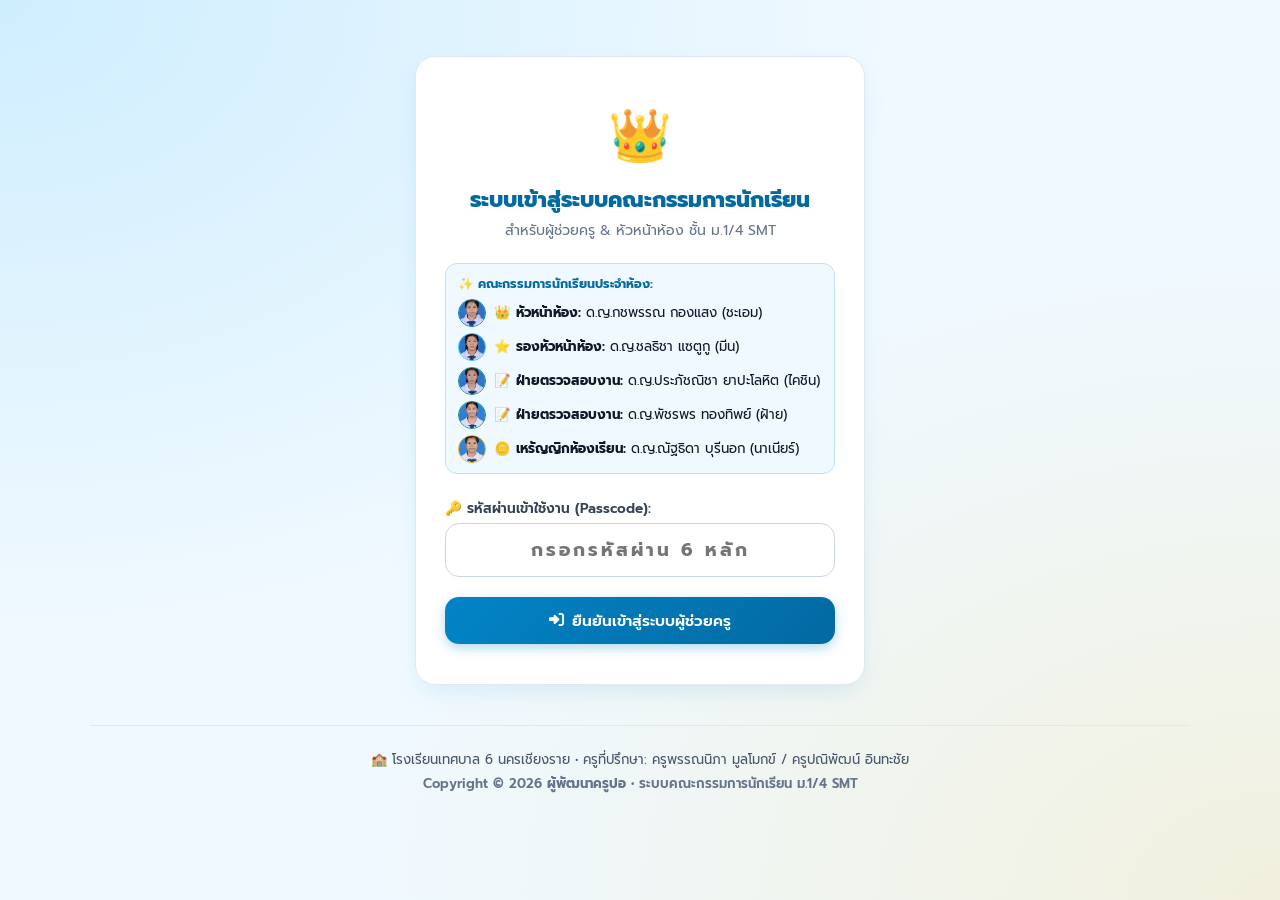
<file: leader.html>
<!DOCTYPE html>
<html lang="th">
<head>
    <meta charset="UTF-8">
    <meta name="viewport" content="width=device-width, initial-scale=1.0">
    <meta name="theme-color" content="#0284c7">
    <meta name="mobile-web-app-capable" content="yes">
    <meta name="apple-mobile-web-app-capable" content="yes">
    <meta name="apple-mobile-web-app-status-bar-style" content="default">
    <meta name="apple-mobile-web-app-title" content="หัวหน้าห้อง ม.1/4">
    <link rel="manifest" href="manifest.json">
    <link rel="apple-touch-icon" href="apple-touch-icon.png">
    <link rel="icon" type="image/png" href="icon-192.png">
    <link rel="stylesheet" href="https://cdnjs.cloudflare.com/ajax/libs/font-awesome/6.4.0/css/all.min.css">
    <link href="https://fonts.googleapis.com/css2?family=Prompt:wght@300;400;500;600;700;800&family=Mitr:wght@400;500;600;700&family=Sarabun:wght@300;400;500;600;700&display=swap" rel="stylesheet">
    <style>
        :root {
            --primary: #0284c7;
            --primary-light: #38bdf8;
            --primary-dark: #0369a1;
            --accent-gold: #f59e0b;
            --accent-pink: #ec4899;
            --bg-main: #f0f9ff;
            --bg-card: #ffffff;
            --text-main: #0f172a;
            --text-muted: #475569;
            --radius-md: 14px;
            --radius-lg: 20px;
            --shadow-soft: 0 10px 25px -5px rgba(2, 132, 199, 0.12);
        }

        * {
            box-sizing: border-box;
            margin: 0;
            padding: 0;
            font-family: 'Prompt', 'Mitr', 'Sarabun', sans-serif;
        }

        body {
            background-color: var(--bg-main);
            background-image: 
                radial-gradient(at 0% 0%, rgba(56, 189, 248, 0.18) 0px, transparent 50%),
                radial-gradient(at 100% 100%, rgba(251, 191, 36, 0.15) 0px, transparent 50%);
            color: var(--text-main);
            min-height: 100vh;
            padding: 1rem;
        }

        .container {
            max-width: 1100px;
            margin: 0 auto;
        }

        /* Header Panel */
        header {
            background: linear-gradient(135deg, #0284c7 0%, #0369a1 100%);
            color: #ffffff;
            border-radius: var(--radius-lg);
            padding: 1.4rem 1.8rem;
            margin-bottom: 1.2rem;
            box-shadow: 0 8px 25px rgba(2, 132, 199, 0.25);
            display: flex;
            justify-content: space-between;
            align-items: center;
            flex-wrap: wrap;
            gap: 1rem;
        }

        .header-title {
            display: flex;
            align-items: center;
            gap: 14px;
        }

        .leader-badge-icon {
            width: 54px;
            height: 54px;
            background: linear-gradient(135deg, #fef08a 0%, #f59e0b 100%);
            border-radius: 50%;
            display: flex;
            align-items: center;
            justify-content: center;
            font-size: 1.7rem;
            color: #78350f;
            box-shadow: 0 4px 14px rgba(245, 158, 11, 0.45);
            border: 3px solid #ffffff;
        }

        .header-text h1 {
            font-size: 1.35rem;
            font-weight: 800;
            line-height: 1.25;
        }

        .header-text p {
            font-size: 0.86rem;
            opacity: 0.95;
            margin-top: 2px;
        }

        /* Student Officers Banner Box */
        .officers-card {
            background: linear-gradient(135deg, #ffffff 0%, #f0f9ff 100%);
            border: 1.5px solid #bae6fd;
            border-radius: var(--radius-lg);
            padding: 1.2rem 1.5rem;
            margin-bottom: 1.2rem;
            box-shadow: 0 4px 15px rgba(2, 132, 199, 0.06);
        }

        .officers-grid {
            display: grid;
            grid-template-columns: repeat(auto-fit, minmax(280px, 1fr));
            gap: 12px;
            margin-top: 10px;
        }

        .officer-chip {
            background: #ffffff;
            border: 1px solid #e2e8f0;
            border-radius: var(--radius-md);
            padding: 10px 14px;
            display: flex;
            align-items: center;
            gap: 12px;
            box-shadow: 0 2px 8px rgba(0,0,0,0.03);
            transition: transform 0.2s ease;
        }
        .officer-chip:hover {
            transform: translateY(-2px);
            border-color: #38bdf8;
        }

        .officer-img {
            width: 46px;
            height: 46px;
            border-radius: 50%;
            object-fit: cover;
            border: 2px solid #0284c7;
            flex-shrink: 0;
            box-shadow: 0 2px 6px rgba(0,0,0,0.1);
        }

        .officer-tag {
            font-size: 0.72rem;
            font-weight: 700;
            padding: 2px 8px;
            border-radius: 10px;
            display: inline-block;
            margin-bottom: 2px;
        }
        .tag-leader { background: #fef3c7; color: #92400e; border: 1px solid #fde047; }
        .tag-deputy { background: #e0f2fe; color: #0369a1; border: 1px solid #bae6fd; }

        /* Login Card */
        .auth-card {
            background: #ffffff;
            border-radius: var(--radius-lg);
            padding: 2.5rem 1.8rem;
            max-width: 450px;
            margin: 2.5rem auto;
            text-align: center;
            box-shadow: var(--shadow-soft);
            border: 1px solid #e2e8f0;
        }

        .form-control {
            width: 100%;
            padding: 12px 14px;
            border: 1.5px solid #cbd5e1;
            border-radius: var(--radius-md);
            font-size: 0.95rem;
            outline: none;
            transition: all 0.2s ease;
        }
        .form-control:focus {
            border-color: #0284c7;
            box-shadow: 0 0 0 3px rgba(56, 189, 248, 0.25);
        }

        .btn {
            padding: 10px 20px;
            border-radius: var(--radius-md);
            font-size: 0.92rem;
            font-weight: 600;
            cursor: pointer;
            border: none;
            transition: all 0.2s ease;
            display: inline-flex;
            align-items: center;
            justify-content: center;
            gap: 8px;
        }

        .btn-primary {
            background: linear-gradient(135deg, #0284c7 0%, #0369a1 100%);
            color: #ffffff;
            box-shadow: 0 4px 12px rgba(2, 132, 199, 0.3);
        }
        .btn-primary:hover {
            transform: translateY(-1px);
            box-shadow: 0 6px 16px rgba(2, 132, 199, 0.4);
        }

        .btn-danger-sm {
            background: #ef4444;
            color: #ffffff;
            font-size: 0.78rem;
            padding: 4px 8px;
            border-radius: 6px;
        }

        /* Navigation Tabs */
        .nav-tabs {
            display: flex;
            gap: 8px;
            margin-bottom: 1.2rem;
            overflow-x: auto;
            padding-bottom: 4px;
        }

        .tab-btn {
            background: #ffffff;
            border: 1px solid #e2e8f0;
            color: var(--text-muted);
            padding: 11px 18px;
            border-radius: var(--radius-md);
            font-size: 0.9rem;
            font-weight: 600;
            cursor: pointer;
            white-space: nowrap;
            display: flex;
            align-items: center;
            gap: 8px;
            transition: all 0.2s ease;
        }

        .tab-btn i {
            color: #0284c7;
        }

        .tab-btn.active {
            background: #0284c7;
            color: #ffffff;
            border-color: #0284c7;
            box-shadow: 0 4px 12px rgba(2, 132, 199, 0.25);
        }
        .tab-btn.active i {
            color: #ffffff;
        }

        .tab-content {
            display: none;
        }
        .tab-content.active {
            display: block;
        }

        /* Panels & Cards */
        .card {
            background: #ffffff;
            border-radius: var(--radius-lg);
            padding: 1.4rem;
            margin-bottom: 1.2rem;
            border: 1px solid #e2e8f0;
            box-shadow: var(--shadow-soft);
        }

        .table-responsive {
            overflow-x: auto;
        }

        table {
            width: 100%;
            border-collapse: collapse;
            font-size: 0.88rem;
            text-align: left;
        }

        th {
            background: #f0f9ff;
            color: #0369a1;
            padding: 10px 12px;
            font-weight: 700;
            border-bottom: 2px solid #bae6fd;
            white-space: nowrap;
        }

        td {
            padding: 10px 12px;
            border-bottom: 1px solid #f1f5f9;
        }

        tr:hover {
            background: #f8fafc;
        }

        .badge {
            padding: 4px 10px;
            border-radius: 12px;
            font-size: 0.78rem;
            font-weight: 600;
            display: inline-block;
        }
        .badge-success { background: #dcfce7; color: #15803d; }
        .badge-warning { background: #fef3c7; color: #b45309; }
        .badge-danger { background: #fee2e2; color: #b91c1c; }
        .badge-blue { background: #e0f2fe; color: #0369a1; }
        .badge-purple { background: #f3e8ff; color: #7e22ce; }

        footer {
            text-align: center;
            padding: 1.5rem 0;
            color: var(--text-muted);
            font-size: 0.82rem;
            border-top: 1px solid #e2e8f0;
            margin-top: 2rem;
        }
    </style>
</head>
<body>
    <div class="container">

        <!-- Login Screen -->
        <div id="auth-screen" class="auth-card">
            <div style="font-size:3.2rem; margin-bottom:8px;">👑</div>
            <h2 style="color:#0369a1; font-weight:800; font-size:1.35rem; margin-bottom:4px;">ระบบเข้าสู่ระบบคณะกรรมการนักเรียน</h2>
            <p style="color:#64748b; font-size:0.88rem; margin-bottom:1.4rem;">สำหรับผู้ช่วยครู & หัวหน้าห้อง ชั้น ม.1/4 SMT</p>

            <!-- Student Leaders Preview Badges -->
            <div style="background:#f0f9ff; border:1px solid #bae6fd; border-radius:12px; padding:10px 12px; margin-bottom:1.5rem; text-align:left;">
                <div style="font-size:0.78rem; font-weight:700; color:#0369a1; margin-bottom:6px;">✨ คณะกรรมการนักเรียนประจำห้อง:</div>
                <div style="display:flex; flex-direction:column; gap:6px;">
                    <div style="display:flex; align-items:center; gap:8px; font-size:0.83rem;">
                        <img src="photos/19186.jpg" onerror="this.src='https://ui-avatars.com/api/?name=K+K&background=0284c7&color=fff'" style="width:28px; height:28px; border-radius:50%; object-fit:cover; border:1px solid #0284c7;">
                        <span>👑 <strong>หัวหน้าห้อง:</strong> ด.ญ.กชพรรณ กองแสง (ชะเอม)</span>
                    </div>
                    <div style="display:flex; align-items:center; gap:8px; font-size:0.83rem;">
                        <img src="photos/19187.jpg" onerror="this.src='https://ui-avatars.com/api/?name=C+S&background=38bdf8&color=fff'" style="width:28px; height:28px; border-radius:50%; object-fit:cover; border:1px solid #38bdf8;">
                        <span>⭐ <strong>รองหัวหน้าห้อง:</strong> ด.ญ.ชลธิชา แซตูกู (มีน)</span>
                    </div>
                    <div style="display:flex; align-items:center; gap:8px; font-size:0.83rem;">
                        <img src="photos/19201.jpg" onerror="this.src='https://ui-avatars.com/api/?name=P+Y&background=059669&color=fff'" style="width:28px; height:28px; border-radius:50%; object-fit:cover; border:1px solid #059669;">
                        <span>📝 <strong>ฝ่ายตรวจสอบงาน:</strong> ด.ญ.ประภัชณิชา ยาปะโลหิต (ไคชิน)</span>
                    </div>
                    <div style="display:flex; align-items:center; gap:8px; font-size:0.83rem;">
                        <img src="photos/19203.jpg" onerror="this.src='https://ui-avatars.com/api/?name=P+T&background=059669&color=fff'" style="width:28px; height:28px; border-radius:50%; object-fit:cover; border:1px solid #059669;">
                        <span>📝 <strong>ฝ่ายตรวจสอบงาน:</strong> ด.ญ.พัชรพร ทองทิพย์ (ฝ้าย)</span>
                    </div>
                    <div style="display:flex; align-items:center; gap:8px; font-size:0.83rem;">
                        <img src="photos/19192.jpg" onerror="this.src='https://ui-avatars.com/api/?name=N+B&background=eab308&color=fff'" style="width:28px; height:28px; border-radius:50%; object-fit:cover; border:1px solid #eab308;">
                        <span>🪙 <strong>เหรัญญิกห้องเรียน:</strong> ด.ญ.ณัฐธิดา บุรีนอก (นาเนียร์)</span>
                    </div>
                </div>
            </div>

            <form id="form-leader-login" onsubmit="event.preventDefault(); handleLeaderLogin();">
                <div style="margin-bottom:1.2rem; text-align:left;">
                    <label style="font-size:0.85rem; font-weight:600; color:#334155; display:block; margin-bottom:4px;">🔑 รหัสผ่านเข้าใช้งาน (Passcode):</label>
                    <input type="password" id="leader-pin-input" class="form-control" placeholder="กรอกรหัสผ่าน 6 หลัก" required style="text-align:center; font-size:1.15rem; letter-spacing:3px; font-weight:700;">
                </div>
                <button type="submit" class="btn btn-primary" style="width:100%; padding:12px; font-size:0.95rem;">
                    <i class="fa-solid fa-right-to-bracket"></i> ยืนยันเข้าสู่ระบบผู้ช่วยครู
                </button>
            </form>
        </div>

        <!-- Main Leader App Portal -->
        <div id="leader-portal-screen" style="display:none;">

            <!-- Header -->
            <header>
                <div class="header-title">
                    <div class="leader-badge-icon">👑</div>
                    <div class="header-text">
                        <h1>ระบบผู้ช่วยครู & คณะกรรมการนักเรียน (ม.1/4 SMT)</h1>
                        <p>🏫 โรงเรียนเทศบาล 6 นครเชียงราย • ห้องเรียนประจำ 332</p>
                    </div>
                </div>
                <div style="display:flex; gap:8px; align-items:center; flex-wrap:wrap;">
                    <button type="button" class="btn btn-pwa-install" onclick="showPwaInstallModal()" style="background:#fef3c7; color:#92400e; border:1px solid #fde68a; font-size:0.85rem; font-weight:700; display:inline-flex; align-items:center; gap:6px;">
                        <i class="fa-solid fa-mobile-screen"></i> 📲 ติดตั้งลงมือถือ
                    </button>
                    <button onclick="handleLeaderLogout()" class="btn" style="background:rgba(255,255,255,0.2); color:#fff; border:1px solid rgba(255,255,255,0.4); font-size:0.85rem;">
                        <i class="fa-solid fa-right-from-bracket"></i> ออกจากระบบ
                    </button>
                </div>
            </header>

            <!-- Student Officers Showcase Box -->
            <div class="officers-card">
                <div style="display:flex; justify-content:space-between; align-items:center; flex-wrap:wrap; gap:8px;">
                    <h3 style="font-size:1rem; color:#0369a1; margin:0; display:flex; align-items:center; gap:8px;">
                        <i class="fa-solid fa-award" style="color:#f59e0b;"></i> คณะกรรมการประจำห้อง ม.1/4 SMT (ปีการศึกษา 2569)
                    </h3>
                    <span style="font-size:0.78rem; background:#e0f2fe; color:#0284c7; padding:3px 10px; border-radius:12px; font-weight:600;">✨ ผู้ช่วยครูประจำชั้น</span>
                </div>
                <div class="officers-grid">
                    <div class="officer-chip">
                        <img src="photos/19186.jpg" onerror="this.src='https://ui-avatars.com/api/?name=K+K&background=0284c7&color=fff'" class="officer-img">
                        <div>
                            <span class="officer-tag tag-leader">👑 หัวหน้าห้อง</span>
                            <div style="font-size:0.9rem; font-weight:700; color:#0f172a;">ด.ญ.กชพรรณ กองแสง (ชะเอม)</div>
                            <div style="font-size:0.78rem; color:#64748b;">เลขที่ 18 | รหัสประจำตัว 19186</div>
                        </div>
                    </div>

                    <div class="officer-chip">
                        <img src="photos/19187.jpg" onerror="this.src='https://ui-avatars.com/api/?name=C+S&background=38bdf8&color=fff'" class="officer-img">
                        <div>
                            <span class="officer-tag tag-deputy">⭐ รองหัวหน้าห้อง</span>
                            <div style="font-size:0.9rem; font-weight:700; color:#0f172a;">ด.ญ.ชลธิชา แซตูกู (มีน)</div>
                            <div style="font-size:0.78rem; color:#64748b;">เลขที่ 19 | รหัสประจำตัว 19187</div>
                        </div>
                    </div>

                    <div class="officer-chip">
                        <img src="photos/19201.jpg" onerror="this.src='https://ui-avatars.com/api/?name=P+Y&background=059669&color=fff'" class="officer-img" style="border-color:#059669;">
                        <div>
                            <span class="officer-tag" style="background:#d1fae5; color:#047857; border:1px solid #a7f3d0;">📝 ฝ่ายตรวจสอบงาน</span>
                            <div style="font-size:0.9rem; font-weight:700; color:#0f172a;">ด.ญ.ประภัชณิชา ยาปะโลหิต (ไคชิน)</div>
                            <div style="font-size:0.78rem; color:#64748b;">เลขที่ 33 | รหัสประจำตัว 19201</div>
                        </div>
                    </div>

                    <div class="officer-chip">
                        <img src="photos/19203.jpg" onerror="this.src='https://ui-avatars.com/api/?name=P+T&background=059669&color=fff'" class="officer-img" style="border-color:#059669;">
                        <div>
                            <span class="officer-tag" style="background:#d1fae5; color:#047857; border:1px solid #a7f3d0;">📝 ฝ่ายตรวจสอบงาน</span>
                            <div style="font-size:0.9rem; font-weight:700; color:#0f172a;">ด.ญ.พัชรพร ทองทิพย์ (ฝ้าย)</div>
                            <div style="font-size:0.78rem; color:#64748b;">เลขที่ 35 | รหัสประจำตัว 19203</div>
                        </div>
                    </div>

                    <div class="officer-chip">
                        <img src="photos/19192.jpg" onerror="this.src='https://ui-avatars.com/api/?name=N+B&background=eab308&color=fff'" class="officer-img" style="border-color:#eab308;">
                        <div>
                            <span class="officer-tag" style="background:#fef08a; color:#854d0e; border:1px solid #fde047;">🪙 เหรัญญิกห้องเรียน</span>
                            <div style="font-size:0.9rem; font-weight:700; color:#0f172a;">ด.ญ.ณัฐธิดา บุรีนอก (นาเนียร์)</div>
                            <div style="font-size:0.78rem; color:#64748b;">เลขที่ 24 | รหัสประจำตัว 19192</div>
                        </div>
                    </div>
                </div>
            </div>

            <!-- Navigation Tabs -->
            <div class="nav-tabs">
                <button class="tab-btn active" onclick="switchLeaderTab('tab-tasks')">
                    <i class="fa-solid fa-list-check"></i> 1. เช็คงานค้างเพื่อนในห้อง
                </button>
                <button class="tab-btn" onclick="switchLeaderTab('tab-midterm')">
                    <i class="fa-solid fa-square-poll-vertical"></i> 2. ดูคะแนนกลางภาครวม
                </button>
                <button class="tab-btn" onclick="switchLeaderTab('tab-schedule')">
                    <i class="fa-solid fa-calendar-days"></i> 3. ตารางเรียน 2/2569
                </button>
                <button class="tab-btn" onclick="switchLeaderTab('tab-duty')">
                    <i class="fa-solid fa-broom"></i> 4. ตารางเวร ม.1/4
                </button>
                <button class="tab-btn" onclick="switchLeaderTab('tab-fund')">
                    <i class="fa-solid fa-coins"></i> 5. ตรวจเงินห้อง 1.4
                </button>
            </div>

            <!-- Tab 1: Homework Tasks Management -->
            <div id="tab-tasks" class="tab-content active">
                <div class="card">
                    
                    <!-- Add Task Form Box -->
                    <div style="background:#f8fafc; border:1.5px solid #e2e8f0; border-radius:14px; padding:1.2rem; margin-bottom:1.5rem;">
                        <div style="display:flex; justify-content:space-between; align-items:center; margin-bottom:12px;">
                            <h3 style="font-size:1.05rem; color:#0369a1; margin:0; display:flex; align-items:center; gap:8px;">
                                <i class="fa-solid fa-file-circle-plus" style="color:#0284c7;"></i> สั่งการบ้าน / เพิ่มรายการภาระงานค้างใหม่:
                            </h3>
                            <span style="font-size:0.75rem; background:#dcfce7; color:#166534; padding:2px 8px; border-radius:6px; font-weight:700;">
                                🟢 ออนไลน์เรียลไทม์
                            </span>
                        </div>

                        <form id="form-add-leader-task" onsubmit="event.preventDefault(); saveLeaderNewTask();">
                            <div style="display:grid; grid-template-columns: repeat(auto-fit, minmax(220px, 1fr)); gap:12px; margin-bottom:12px;">
                                <div>
                                    <label style="font-size:0.82rem; font-weight:700; color:#334155; display:block; margin-bottom:4px;">📚 1. เลือกรายวิชา:</label>
                                    <select id="leader-task-subject" class="form-control" required style="font-weight:600; color:#0f172a;">
                                        <option value="">-- กรุณาเลือกรายวิชา --</option>
                                        <option value="คณิตศาสตร์พื้นฐาน">📐 คณิตศาสตร์พื้นฐาน</option>
                                        <option value="คณิตศาสตร์เพิ่มเติม 1">📊 คณิตศาสตร์เพิ่มเติม 1</option>
                                        <option value="คณิตศาสตร์เพิ่มเติม 2">📈 คณิตศาสตร์เพิ่มเติม 2</option>
                                        <option value="ภาษาไทย">📖 ภาษาไทย</option>
                                        <option value="ภาษาอังกฤษพื้นฐาน">🇬🇧 ภาษาอังกฤษพื้นฐาน</option>
                                        <option value="ภาษาอังกฤษเพื่อการสื่อสาร">🗣️ ภาษาอังกฤษเพื่อการสื่อสาร</option>
                                        <option value="ภาษาอังกฤษ อ่าน-เขียน">✍️ ภาษาอังกฤษ อ่าน-เขียน</option>
                                        <option value="วิทยาศาสตร์พื้นฐาน">🔬 วิทยาศาสตร์พื้นฐาน</option>
                                        <option value="วิทยาศาสตร์โลกทั้งระบบ (SMT)">🌍 วิทยาศาสตร์โลกทั้งระบบ (SMT)</option>
                                        <option value="วิทยาศาสตร์ปฏิบัติการ (SMT)">🧪 วิทยาศาสตร์ปฏิบัติการ (SMT)</option>
                                        <option value="สังคมศึกษา">🌏 สังคมศึกษา</option>
                                        <option value="ประวัติศาสตร์">🏛️ ประวัติศาสตร์</option>
                                        <option value="ภาษาจีน">🇨🇳 ภาษาจีน</option>
                                        <option value="สุขศึกษาและพลศึกษา">⚽ สุขศึกษาและพลศึกษา</option>
                                        <option value="ศิลปะ/ดนตรี/นาฏศิลป์">🎨 ศิลปะ/ดนตรี/นาฏศิลป์</option>
                                        <option value="การงานอาชีพ/คอมพิวเตอร์">💻 การงานอาชีพ/คอมพิวเตอร์</option>
                                        <option value="กิจกรรมแนะแนว/โฮมรูม">🏫 กิจกรรมแนะแนว/โฮมรูม</option>
                                    </select>
                                </div>
                                <div>
                                    <label style="font-size:0.82rem; font-weight:700; color:#334155; display:block; margin-bottom:4px;">📝 2. ชื่องาน / ภาระงานที่สั่ง:</label>
                                    <input type="text" id="leader-task-title" class="form-control" placeholder="เช่น แบบฝึกหัดหน้า 45 ข้อ 1-5" required>
                                </div>
                                <div>
                                    <label style="font-size:0.82rem; font-weight:700; color:#334155; display:block; margin-bottom:4px;">📅 3. กำหนดส่ง:</label>
                                    <input type="text" id="leader-task-due" class="form-control" placeholder="เช่น วันศุกร์นี้, 15 ส.ค., ในคาบถัดไป" required>
                                </div>
                            </div>

                            <!-- Target Students Option Selector -->
                            <div style="background:#ffffff; border:1px solid #cbd5e1; border-radius:10px; padding:12px; margin-bottom:12px;">
                                <label style="font-size:0.82rem; font-weight:700; color:#334155; display:block; margin-bottom:8px;">
                                    🎯 4. กำหนดนักเรียนที่ต้องส่งงานนี้:
                                </label>
                                <div style="display:flex; gap:16px; flex-wrap:wrap; margin-bottom:8px;">
                                    <label style="display:flex; align-items:center; gap:6px; cursor:pointer; font-size:0.85rem; font-weight:600; color:#0369a1;">
                                        <input type="radio" name="leader_target_mode" value="all" checked onchange="toggleLeaderTargetMode(this.value)">
                                        <span>👥 สั่งงานทั้งห้อง (39 คน) [ค่าเริ่มต้น]</span>
                                    </label>
                                    <label style="display:flex; align-items:center; gap:6px; cursor:pointer; font-size:0.85rem; font-weight:600; color:#dc2626;">
                                        <input type="radio" name="leader_target_mode" value="custom" onchange="toggleLeaderTargetMode(this.value)">
                                        <span>⚠️ ระบุเฉพาะเพื่อนที่ค้างส่ง (เลือกรายบุคคล)</span>
                                    </label>
                                </div>

                                <!-- Custom Student Picker Grid -->
                                <div id="leader-student-picker-box" style="display:none; border-top:1px dashed #bae6fd; padding-top:10px; margin-top:6px;">
                                    <div style="display:flex; justify-content:space-between; align-items:center; margin-bottom:8px; flex-wrap:wrap; gap:6px;">
                                        <span style="font-size:0.8rem; font-weight:700; color:#dc2626;">
                                            <i class="fa-solid fa-list-check"></i> ติ๊ก ✔️ หน้าชื่อเพื่อนที่ค้างส่ง:
                                        </span>
                                        <div style="display:flex; gap:6px; flex-wrap:wrap;">
                                            <button type="button" onclick="setLeaderGroupCbs(1, 10)" style="background:#e0f2fe; color:#0369a1; border:1px solid #bae6fd; font-size:0.75rem; padding:2px 8px; border-radius:4px; cursor:pointer; font-weight:600;">เลขที่ 1-10</button>
                                            <button type="button" onclick="setLeaderGroupCbs(11, 20)" style="background:#fef3c7; color:#92400e; border:1px solid #fde68a; font-size:0.75rem; padding:2px 8px; border-radius:4px; cursor:pointer; font-weight:600;">เลขที่ 11-20</button>
                                            <button type="button" onclick="setLeaderGroupCbs(21, 30)" style="background:#dcfce7; color:#166534; border:1px solid #bbf7d0; font-size:0.75rem; padding:2px 8px; border-radius:4px; cursor:pointer; font-weight:600;">เลขที่ 21-30</button>
                                            <button type="button" onclick="setLeaderGroupCbs(31, 39)" style="background:#fae8ff; color:#86198f; border:1px solid #f5d0fe; font-size:0.75rem; padding:2px 8px; border-radius:4px; cursor:pointer; font-weight:600;">เลขที่ 31-39</button>
                                            <button type="button" onclick="setLeaderAllCbs(true)" style="background:#0284c7; color:#fff; border:none; font-size:0.75rem; padding:2px 8px; border-radius:4px; cursor:pointer; font-weight:600;">เลือกทั้งหมด</button>
                                            <button type="button" onclick="setLeaderAllCbs(false)" style="background:#f1f5f9; color:#64748b; border:1px solid #cbd5e1; font-size:0.75rem; padding:2px 8px; border-radius:4px; cursor:pointer; font-weight:600;">ล้างออก</button>
                                        </div>
                                    </div>
                                    <div id="leader-student-checklist-grid" style="display:grid; grid-template-columns: repeat(auto-fit, minmax(210px, 1fr)); gap:6px; max-height:260px; overflow-y:auto; padding:4px;">
                                        <!-- Rendered by JS -->
                                    </div>
                                </div>
                            </div>

                            <!-- 5. Smart Photo / File Attachment Section -->
                            <div style="background:#f0f9ff; border:1.5px dashed #7dd3fc; border-radius:10px; padding:12px 14px; margin-bottom:14px;">
                                <div style="display:flex; justify-content:space-between; align-items:center; flex-wrap:wrap; gap:8px; margin-bottom:8px;">
                                    <span style="font-size:0.85rem; font-weight:700; color:#0369a1;">
                                        <i class="fa-solid fa-paperclip"></i> 📷 5. แนบรูปถ่ายใบงาน / กระดานสั่งงาน (ถ้ามี):
                                    </span>
                                    <div style="display:flex; gap:8px;">
                                        <label for="leader-camera-input" style="background:#0284c7; color:#fff; font-size:0.78rem; font-weight:700; padding:5px 12px; border-radius:8px; cursor:pointer; display:inline-flex; align-items:center; gap:5px; box-shadow:0 2px 6px rgba(2,132,199,0.25);">
                                            <i class="fa-solid fa-camera"></i> ถ่ายรูปทันที
                                        </label>
                                        <input type="file" id="leader-camera-input" accept="image/*" capture="environment" style="display:none;" onchange="handleLeaderFileSelect(event)">
                                        
                                        <label for="leader-file-input" style="background:#ffffff; color:#0369a1; border:1px solid #7dd3fc; font-size:0.78rem; font-weight:700; padding:5px 12px; border-radius:8px; cursor:pointer; display:inline-flex; align-items:center; gap:5px;">
                                            <i class="fa-solid fa-images"></i> เลือกรูป/ไฟล์
                                        </label>
                                        <input type="file" id="leader-file-input" accept="image/*,application/pdf,.doc,.docx,.xls,.xlsx" multiple style="display:none;" onchange="handleLeaderFileSelect(event)">
                                    </div>
                                </div>
                                <div id="leader-file-preview-grid" style="display:none; flex-wrap:wrap; gap:8px; margin-top:8px;">
                                    <!-- Dynamic File Badges -->
                                </div>
                                <div style="font-size:0.74rem; color:#64748b; margin-top:4px;">
                                    * มีระบบบีบอัดภาพอัตโนมัติ (Smart Compression) ภาพคมชัด โหลดไว ไม่เปลืองเน็ต
                                </div>
                            </div>

                            <div style="display:flex; justify-content:space-between; align-items:center; flex-wrap:wrap; gap:10px;">
                                <div style="font-size:0.8rem; color:#64748b;">
                                    * เมื่อสร้างงานแล้ว ระบบจะซิงค์ขึ้น Cloud ออนไลน์ทันที สามารถกดปุ่ม <strong>🟢 ส่งแล้ว</strong> เพื่อตัดชื่อเพื่อนได้แบบเรียลไทม์
                                </div>
                                <button type="submit" class="btn btn-primary" style="padding:8px 18px;">
                                    <i class="fa-solid fa-plus"></i> บันทึกเพิ่มงานค้าง
                                </button>
                            </div>
                        </form>
                    </div>

                    <!-- Active Tasks Header & Sync Bar -->
                    <div style="display:flex; justify-content:space-between; align-items:center; flex-wrap:wrap; gap:10px; margin-bottom:12px;">
                        <div>
                            <h4 style="font-size:1rem; color:#0f172a; margin:0; display:flex; align-items:center; gap:6px;">
                                <i class="fa-solid fa-list-check" style="color:#0284c7;"></i> รายการการบ้านที่กำลังดำเนินการ:
                            </h4>
                            <div id="leader-cloud-status" style="font-size:0.8rem; color:#16a34a; margin-top:3px; display:flex; align-items:center; gap:5px; font-weight:700;">
                                <i class="fa-solid fa-satellite-dish" style="color:#16a34a;"></i> <span id="leader-cloud-text">เชื่อมต่อระบบคลาวด์ออนไลน์: ซิงค์เรียลไทม์กับคุณครู & ผู้ปกครอง 🟢</span>
                            </div>
                        </div>
                        <div style="display:flex; gap:8px; flex-wrap:wrap;">
                            <button type="button" id="btn-refresh-leader-tasks" class="btn" onclick="refreshLeaderTasksFromCloud()" style="background:#f0fdf4; color:#166534; border:1px solid #86efac; padding:6px 12px; font-size:0.82rem; font-weight:600; cursor:pointer;">
                                <i class="fa-solid fa-arrows-rotate"></i> 🔄 ดึงข้อมูลล่าสุดจากคลาวด์
                            </button>
                            <button type="button" class="btn btn-primary" onclick="copyParentShareLink()" style="background:#0284c7; padding:6px 12px; font-size:0.82rem;">
                                <i class="fa-solid fa-share-nodes"></i> 📲 คัดลอกลิงก์ส่งให้ผู้ปกครอง
                            </button>
                            <button type="button" class="btn" onclick="copyTasksSummaryText()" style="background:#f1f5f9; color:#0f172a; border:1px solid #cbd5e1; padding:6px 12px; font-size:0.82rem;">
                                <i class="fa-solid fa-copy"></i> 📋 คัดลอกสรุปข้อความงานค้าง
                            </button>
                        </div>
                    </div>

                    <!-- Active Tasks Display -->
                    <div id="leader-active-tasks-list">
                        <!-- Dynamic Active Homework Tasks -->
                    </div>
                </div>
            </div>

            <!-- Tab 2: Midterm Scores View -->
            <div id="tab-midterm" class="tab-content">
                <div class="card">
                    <h3 style="font-size:1.1rem; color:#0369a1; margin-bottom:1rem; display:flex; align-items:center; gap:8px;">
                        <i class="fa-solid fa-square-poll-vertical" style="color:#0284c7;"></i> ตารางตรวจสอบคะแนนสอบกลางภาคเรียนที่ 1 / 2569 (ห้อง ม.1/4 SMT)
                    </h3>
                    <div class="table-responsive">
                        <table style="min-width:860px;">
                            <thead>
                                <tr>
                                    <th style="width:50px; text-align:center;">เลขที่</th>
                                    <th style="width:80px;">รหัส</th>
                                    <th>ชื่อ-นามสกุล</th>
                                    <th style="text-align:center;">อังเพื่อสื่อสาร</th>
                                    <th style="text-align:center;">สังคมศึกษา</th>
                                    <th style="text-align:center; background:#fef3c7; color:#92400e;">ประวัติศาสตร์ (20)</th>
                                    <th style="text-align:center;">คณิตพื้นฐาน</th>
                                    <th style="text-align:center;">ภาษาไทย</th>
                                    <th style="text-align:center;">คณิตเพิ่ม 1</th>
                                    <th style="text-align:center;">คณิตเพิ่ม 2</th>
                                    <th style="text-align:center;">ภาษาจีน</th>
                                    <th style="text-align:center;">อังพื้นฐาน</th>
                                    <th style="text-align:center;">วิทย์พื้นฐาน</th>
                                    <th style="text-align:center; background:#d1fae5; color:#065f46;">วิทย์โลก (40)</th>
                                    <th style="text-align:center;">อังอ่าน-เขียน</th>
                                    <th style="text-align:center; background:#fef3c7; color:#92400e;">วิทย์ปฏิบัติ (30)</th>
                                    <th style="text-align:center; background:#e0f2fe; color:#0369a1;">คะแนนรวม (275)</th>
                                    <th style="text-align:center;">ร้อยละ</th>
                                </tr>
                            </thead>
                            <tbody id="leader-midterm-tbody">
                                <!-- Dynamic Midterm Scores -->
                            </tbody>
                        </table>
                    </div>
                </div>
            </div>

            <!-- Tab 3: Class Timetable (Semester 2/2569) -->
            <div id="tab-schedule" class="tab-content">
                <div class="card" style="padding:1.4rem;">
                    <div style="display:flex; justify-content:space-between; align-items:center; flex-wrap:wrap; gap:10px; margin-bottom:14px;">
                        <div>
                            <h3 style="font-size:1.15rem; color:#0369a1; display:flex; align-items:center; gap:8px; margin:0;">
                                <i class="fa-solid fa-calendar-days" style="color:#0284c7;"></i> ตารางเรียน ชั้น ม.1/4 ห้องเรียนประจำ 332
                            </h3>
                            <span style="font-size:0.83rem; color:#64748b; font-weight:600;">ภาคเรียนที่ 2/2569 • โรงเรียนเทศบาล 6 นครเชียงราย</span>
                        </div>
                        <button type="button" onclick="openImageLightbox('timetable_2_2569.jpg', 'ตารางเรียน ชั้น ม.1.4 ภาคเรียนที่ 2/2569')" class="btn" style="background:#e0f2fe; color:#0369a1; border:1px solid #bae6fd; font-size:0.82rem; font-weight:700; cursor:pointer; padding:6px 14px; border-radius:8px; display:inline-flex; align-items:center; gap:6px;">
                            <i class="fa-solid fa-image"></i> 🖼️ ดูรูปตารางเรียนฉบับทางการ
                        </button>
                    </div>

                    <div class="table-responsive">
                        <table style="min-width:860px; text-align:center;">
                            <thead>
                                <tr style="background:#f0f9ff; color:#0369a1;">
                                    <th style="width:85px;">วัน / เวลา</th>
                                    <th>คาบ 1<br><small style="font-weight:400; font-size:0.75rem;">08.20-09.10</small></th>
                                    <th>คาบ 2<br><small style="font-weight:400; font-size:0.75rem;">09.10-10.00</small></th>
                                    <th style="background:#f1f5f9; color:#64748b; font-size:0.76rem; width:70px;">พัก 20 นาที<br><small style="font-weight:400; font-size:0.72rem;">10.00-10.20</small></th>
                                    <th>คาบ 3<br><small style="font-weight:400; font-size:0.75rem;">10.20-11.10</small></th>
                                    <th style="background:#f1f5f9; color:#64748b; font-size:0.76rem; width:80px;">คาบ 4 (พักทานอาหาร)<br><small style="font-weight:400; font-size:0.72rem;">11.10-12.00</small></th>
                                    <th>คาบ 5<br><small style="font-weight:400; font-size:0.75rem;">12.00-12.50</small></th>
                                    <th>คาบ 6<br><small style="font-weight:400; font-size:0.75rem;">12.50-13.40</small></th>
                                    <th>คาบ 7<br><small style="font-weight:400; font-size:0.75rem;">13.40-14.30</small></th>
                                    <th>คาบ 8<br><small style="font-weight:400; font-size:0.75rem;">14.30-15.20</small></th>
                                    <th>คาบ 9<br><small style="font-weight:400; font-size:0.75rem;">15.20-16.10</small></th>
                                </tr>
                            </thead>
                            <tbody>
                                <!-- จันทร์ -->
                                <tr>
                                    <td style="background:#fef9c3; font-weight:700; color:#854d0e;">จันทร์</td>
                                    <td><strong style="display:block; color:#0f172a;">อบรม</strong><small style="color:#64748b;">โฮมรูม</small></td>
                                    <td><strong style="display:block; color:#0f172a;">ค21102</strong><small style="color:#475569;">ครูศิริลักษณ์ (332)</small></td>
                                    <td rowspan="5" style="background:#f8fafc; color:#94a3b8; font-size:0.75rem; vertical-align:middle; font-weight:700;">พักผ่อน<br>20 นาที</td>
                                    <td><strong style="display:block; color:#0f172a;">ส21103</strong><small style="color:#475569;">ครูธนาวัฒน์ (332)</small></td>
                                    <td rowspan="5" style="background:#f8fafc; color:#94a3b8; font-size:0.75rem; vertical-align:middle; font-weight:700;">พักทานอาหาร<br>กลางวัน</td>
                                    <td><strong style="display:block; color:#0f172a;">อ21102</strong><small style="color:#475569;">ครูดิ่งธิวา (332)</small></td>
                                    <td><strong style="display:block; color:#0f172a;">ค21202</strong><small style="color:#475569;">ครูเปรมฤดี (332)</small></td>
                                    <td><strong style="display:block; color:#0f172a;">อ21204</strong><small style="color:#475569;">ครูKathleen (332)</small></td>
                                    <td><strong style="display:block; color:#0f172a;">ว21104</strong><small style="color:#475569;">ครูวริศลา (321)</small></td>
                                    <td><strong style="display:block; color:#0f172a;">ว21104</strong><small style="color:#475569;">ครูวริศลา (321)</small></td>
                                </tr>
                                <!-- อังคาร -->
                                <tr>
                                    <td style="background:#fce7f3; font-weight:700; color:#9d174d;">อังคาร</td>
                                    <td><strong style="display:block; color:#0f172a;">ว21202</strong><small style="color:#475569;">ครูวรางคณา (234)</small></td>
                                    <td><strong style="display:block; color:#0f172a;">ว21202</strong><small style="color:#475569;">ครูวรางคณา (234)</small></td>
                                    <td><strong style="display:block; color:#0f172a;">อ21102</strong><small style="color:#475569;">ครูดิ่งธิวา (332)</small></td>
                                    <td><strong style="display:block; color:#0f172a;">ว21206</strong><small style="color:#475569;">ครูคอมพิวเตอร์ (341)</small></td>
                                    <td><strong style="display:block; color:#0f172a;">เลือกเสรี</strong><small style="color:#64748b;">วิชาเลือก</small></td>
                                    <td><strong style="display:block; color:#0f172a;">เลือกเสรี</strong><small style="color:#64748b;">วิชาเลือก</small></td>
                                    <td><strong style="display:block; color:#0f172a;">ค21102</strong><small style="color:#475569;">ครูศิริลักษณ์ (332)</small></td>
                                    <td><strong style="display:block; color:#0f172a;">ว21204</strong><small style="color:#475569;">ครูเกษมณี (332)</small></td>
                                </tr>
                                <!-- พุธ -->
                                <tr>
                                    <td style="background:#dcfce7; font-weight:700; color:#166534;">พุธ</td>
                                    <td><strong style="display:block; color:#0f172a;">ค21202</strong><small style="color:#475569;">ครูเปรมฤดี (332)</small></td>
                                    <td><strong style="display:block; color:#0f172a;">อ21102</strong><small style="color:#475569;">ครูดิ่งธิวา (332)</small></td>
                                    <td><strong style="display:block; color:#0f172a;">แนะแนว</strong><small style="color:#475569;">ครูฐิติพร (332)</small></td>
                                    <td><strong style="display:block; color:#0f172a;">อ21202</strong><small style="color:#475569;">ครูพัชรินทร์ (332)</small></td>
                                    <td><strong style="display:block; color:#0f172a;">ท21102</strong><small style="color:#475569;">ครูพรรณนิภา (332)</small></td>
                                    <td><strong style="display:block; color:#0f172a;">ศ21102</strong><small style="color:#475569;">ครูอุกฤษฎ์ (332)</small></td>
                                    <td><strong style="display:block; color:#0f172a;">พ21104</strong><small style="color:#475569;">ครูหทัยชนก (ว่ายน้ำ)</small></td>
                                    <td><strong style="display:block; color:#0f172a;">อ21204</strong><small style="color:#475569;">ครูKathleen (332)</small></td>
                                </tr>
                                <!-- พฤหัสฯ -->
                                <tr>
                                    <td style="background:#ffedd5; font-weight:700; color:#9a3412;">พฤหัสฯ</td>
                                    <td><strong style="display:block; color:#0f172a;">ค21102</strong><small style="color:#475569;">ครูศิริลักษณ์ (332)</small></td>
                                    <td><strong style="display:block; color:#0f172a;">ว21102</strong><small style="color:#475569;">ครูวราวุฒิ (332)</small></td>
                                    <td><strong style="display:block; color:#0f172a;">ท21102</strong><small style="color:#475569;">ครูพรรณนิภา (332)</small></td>
                                    <td><strong style="display:block; color:#0f172a;">ส21103</strong><small style="color:#475569;">ครูธนาวัฒน์ (332)</small></td>
                                    <td><strong style="display:block; color:#0f172a;">พ21103</strong><small style="color:#475569;">ครูศักรินทร์ (332)</small></td>
                                    <td><strong style="display:block; color:#0f172a;">ค21204</strong><small style="color:#475569;">ครูกมลลักษณ์ (332)</small></td>
                                    <td><strong style="display:block; color:#0f172a;">ชุมนุม</strong><small style="color:#64748b;">กิจกรรมชุมนุม</small></td>
                                    <td><strong style="display:block; color:#0f172a;">ค้นคว้า</strong><small style="color:#64748b;">กิจกรรมค้นคว้า</small></td>
                                </tr>
                                <!-- ศุกร์ -->
                                <tr>
                                    <td style="background:#e0f2fe; font-weight:700; color:#0369a1;">ศุกร์</td>
                                    <td><strong style="display:block; color:#0f172a;">ว21102</strong><small style="color:#475569;">ครูวราวุฒิ (221)</small></td>
                                    <td><strong style="display:block; color:#0f172a;">ว21102</strong><small style="color:#475569;">ครูวราวุฒิ (221)</small></td>
                                    <td><strong style="display:block; color:#0f172a;">จ21202</strong><small style="color:#475569;">ครูณภัสนันท์ (332)</small></td>
                                    <td><strong style="display:block; color:#0f172a;">ส21104</strong><small style="color:#475569;">ครูธีร์สุดา (332)</small></td>
                                    <td><strong style="display:block; color:#0f172a;">ง21102</strong><small style="color:#475569;">ครูสิริพรรณ (332)</small></td>
                                    <td><strong style="display:block; color:#0f172a;">ค21202</strong><small style="color:#475569;">ครูเปรมฤดี (332)</small></td>
                                    <td><strong style="display:block; color:#0f172a;">ท21102</strong><small style="color:#475569;">ครูพรรณนิภา (332)</small></td>
                                    <td><strong style="display:block; color:#0f172a;">ส21103</strong><small style="color:#475569;">ครูธนาวัฒน์ (332)</small></td>
                                </tr>
                            </tbody>
                        </table>
                    </div>
                </div>
            </div>

            <!-- Tab 4: Daily Duty Roster -->
            <div id="tab-duty" class="tab-content">
                <div class="card">
                    <h3 style="font-size:1.1rem; color:#0369a1; margin-bottom:1rem; display:flex; align-items:center; gap:8px;">
                        <i class="fa-solid fa-broom" style="color:#0284c7;"></i> ตารางเวรทำความสะอาด & เวรจิตอาสาศูนย์จีน (ม.1/4)
                    </h3>
                    <div style="display:grid; grid-template-columns: repeat(auto-fit, minmax(280px, 1fr)); gap:12px;" id="leader-duty-cards-container">
                        <!-- Dynamic Duty Cards per day -->
                    </div>
                </div>
            </div>

            <!-- Tab 5: Classroom Fund 1.4 -->
            <div id="tab-fund" class="tab-content">
                <div class="card" id="leader-fund-container" style="padding:1.4rem;">
                    <!-- Dynamic Classroom Fund Content -->
                </div>
            </div>

        </div>

        <footer>
            <p>🏫 โรงเรียนเทศบาล 6 นครเชียงราย • ครูที่ปรึกษา: ครูพรรณนิภา มูลโมกข์ / ครูปณิพัฒน์ อินทะชัย</p>
            <p style="margin-top:4px; font-weight:600; color:#64748b;">
                Copyright © 2026 <strong>ผู้พัฒนาครูปอ</strong> • ระบบคณะกรรมการนักเรียน ม.1/4 SMT
            </p>
        </footer>

    </div>

    <script src="real_db.js?v=20261107_v1"></script>
    <script>
        const LEADER_PIN = "104104";
        let pendingTasks = [];
        let autoSyncTimer = null;

        function loadLeaderTasks() {
            if (typeof window.getMergedPendingTasks === 'function') {
                pendingTasks = window.getMergedPendingTasks();
            } else {
                try {
                    pendingTasks = JSON.parse(localStorage.getItem('pending_homework_tasks')) || [];
                } catch(e) { pendingTasks = []; }
            }
        }

        async function refreshLeaderTasksFromCloud() {
            const btn = document.getElementById('btn-refresh-leader-tasks');
            const statusText = document.getElementById('leader-cloud-text');
            if (btn) {
                btn.innerHTML = '<i class="fa-solid fa-spinner fa-spin"></i> กำลังดึงข้อมูล...';
                btn.disabled = true;
            }
            if (statusText) {
                statusText.textContent = 'กำลังตรวจสอบข้อมูลจากคลาวด์...';
            }

            if (typeof window.syncTasksWithCloud === 'function') {
                try {
                    const latest = await window.syncTasksWithCloud();
                    if (latest && Array.isArray(latest)) {
                        pendingTasks = latest;
                        renderLeaderTasks();
                    }
                } catch(e) {
                    console.error('Leader manual sync error:', e);
                }
            }

            if (typeof window.syncFundWithCloud === 'function') {
                try {
                    await window.syncFundWithCloud();
                    renderLeaderFundTab();
                } catch(e) {}
            }

            if (btn) {
                btn.innerHTML = '<i class="fa-solid fa-arrows-rotate"></i> 🔄 ดึงข้อมูลล่าสุดจากคลาวด์';
                btn.disabled = false;
            }
            if (statusText) {
                statusText.textContent = 'เชื่อมต่อระบบคลาวด์ออนไลน์ (อัปเดตล่าสุด: เมื่อสักครู่)';
            }
        }

        function getActiveStudents() {
            if (typeof window.REAL_STUDENT_DB !== 'undefined' && Array.isArray(window.REAL_STUDENT_DB) && window.REAL_STUDENT_DB.length > 0) {
                return window.REAL_STUDENT_DB;
            }
            if (typeof studentData !== 'undefined' && Array.isArray(studentData) && studentData.length > 0) {
                return studentData;
            }
            return [];
        }

        // Student Selection Checklist for Task Creation
        function renderLeaderStudentChecklist() {
            const container = document.getElementById('leader-student-checklist-grid');
            if (!container) return;
            const students = getActiveStudents();
            container.innerHTML = students.map(s => `
                <label style="display:flex; align-items:center; gap:6px; padding:4px 6px; background:#f8fafc; border:1px solid #e2e8f0; border-radius:6px; font-size:0.8rem; cursor:pointer;">
                    <input type="checkbox" class="leader-student-cb" data-no="${s.no}" value="${s.student_id}" style="accent-color:#ef4444; width:15px; height:15px;">
                    <span style="white-space:nowrap; overflow:hidden; text-overflow:ellipsis;">
                        <strong>${s.no}.</strong> ${s.fullname} ${s.nickname ? `(${s.nickname})` : ''}
                    </span>
                </label>
            `).join('');
        }

        function toggleLeaderTargetMode(mode) {
            const picker = document.getElementById('leader-student-picker-box');
            if (!picker) return;
            if (mode === 'custom') {
                picker.style.display = 'block';
                renderLeaderStudentChecklist();
            } else {
                picker.style.display = 'none';
            }
        }

        function setLeaderGroupCbs(minNo, maxNo) {
            const cbs = document.querySelectorAll('.leader-student-cb');
            cbs.forEach(cb => {
                const no = parseInt(cb.getAttribute('data-no'), 10);
                if (no >= minNo && no <= maxNo) {
                    cb.checked = true;
                }
            });
        }

        function setLeaderAllCbs(checked) {
            const cbs = document.querySelectorAll('.leader-student-cb');
            cbs.forEach(cb => cb.checked = checked);
        }

        // Check Login Session
        window.addEventListener('DOMContentLoaded', () => {
            if (sessionStorage.getItem('leader_logged_in') === 'true') {
                showLeaderPortal();
            }
        });

        function handleLeaderLogin() {
            const inputPin = document.getElementById('leader-pin-input').value.trim();
            if (inputPin === LEADER_PIN) {
                sessionStorage.setItem('leader_logged_in', 'true');
                showLeaderPortal();
            } else {
                alert('❌ รหัสผ่านไม่ถูกต้อง! กรุณาลองใหม่อีกครั้ง');
            }
        }

        function handleLeaderLogout() {
            sessionStorage.removeItem('leader_logged_in');
            if (autoSyncTimer) clearInterval(autoSyncTimer);
            document.getElementById('auth-screen').style.display = 'block';
            document.getElementById('leader-portal-screen').style.display = 'none';
        }

        function showLeaderPortal() {
            document.getElementById('auth-screen').style.display = 'none';
            document.getElementById('leader-portal-screen').style.display = 'block';
            loadLeaderTasks();
            renderLeaderTasks();
            renderLeaderMidtermScores();
            renderLeaderDutyCards();
            renderLeaderStudentChecklist();

            // Real-time Cloud Auto-Sync (every 5 seconds & on focus/visibilitychange)
            if (typeof window.startCloudAutoSync === 'function') {
                if (autoSyncTimer) clearInterval(autoSyncTimer);
                autoSyncTimer = window.startCloudAutoSync(function(tasks) {
                    if (tasks && Array.isArray(tasks)) {
                        // Detect if teacher added new tasks
                        if (pendingTasks && pendingTasks.length > 0 && tasks.length > pendingTasks.length) {
                            const newOnes = tasks.filter(t => !pendingTasks.some(ot => String(ot.id) === String(t.id)));
                            if (newOnes.length > 0 && typeof window.showCloudSyncToast === 'function') {
                                window.showCloudSyncToast(`คุณครูได้สั่งภาระงานใหม่: "${newOnes[0].subject} - ${newOnes[0].title}"`, '🏛️');
                            }
                        }
                        pendingTasks = tasks;
                        renderLeaderTasks();
                        const statusText = document.getElementById('leader-cloud-text');
                        if (statusText) statusText.textContent = 'เชื่อมต่อระบบคลาวด์ออนไลน์: ซิงค์เรียลไทม์กับคุณครู & ผู้ปกครอง 🟢';
                    }
                }, 5000);
            }

            // Immediately sync with cloud on portal open
            if (typeof window.syncTasksWithCloud === 'function') {
                window.syncTasksWithCloud().then(tasks => {
                    if (tasks && Array.isArray(tasks)) {
                        pendingTasks = tasks;
                        renderLeaderTasks();
                        const statusText = document.getElementById('leader-cloud-text');
                        if (statusText) statusText.textContent = 'เชื่อมต่อระบบคลาวด์ออนไลน์: ซิงค์เรียลไทม์กับคุณครู & ผู้ปกครอง 🟢';
                    }
                }).catch(() => {});
            }
        }

        function switchLeaderTab(tabId) {
            document.querySelectorAll('.tab-btn').forEach(btn => btn.classList.remove('active'));
            document.querySelectorAll('.tab-content').forEach(content => content.classList.remove('active'));
            
            const selectedContent = document.getElementById(tabId);
            if (selectedContent) selectedContent.classList.add('active');

            const activeBtn = Array.from(document.querySelectorAll('.tab-btn')).find(btn => btn.getAttribute('onclick').includes(tabId));
            if (activeBtn) activeBtn.classList.add('active');

            if (tabId === 'tab-midterm') renderLeaderMidtermScores();
            if (tabId === 'tab-tasks') renderLeaderTasks();
            if (tabId === 'tab-duty') renderLeaderDutyCards();
            if (tabId === 'tab-fund') renderLeaderFundTab();
        }

        let leaderAttachedFiles = [];

        window.handleLeaderFileSelect = async function(event) {
            const files = event.target.files;
            if (!files || files.length === 0) return;

            for (let i = 0; i < files.length; i++) {
                const f = files[i];
                try {
                    const processed = await window.compressImageFile(f, 1280, 0.78);
                    leaderAttachedFiles.push(processed);
                } catch (e) {
                    console.error('File process error:', e);
                }
            }
            renderLeaderFilePreview();
            event.target.value = '';
        };

        window.renderLeaderFilePreview = function() {
            const container = document.getElementById('leader-file-preview-grid');
            if (!container) return;

            if (leaderAttachedFiles.length === 0) {
                container.style.display = 'none';
                container.innerHTML = '';
                return;
            }

            container.style.display = 'flex';
            container.innerHTML = leaderAttachedFiles.map((f, i) => {
                const isImg = f.type && f.type.startsWith('image/');
                const isPdf = f.type === 'application/pdf';
                const isWord = f.name && (f.name.endsWith('.doc') || f.name.endsWith('.docx'));
                const isExcel = f.name && (f.name.endsWith('.xls') || f.name.endsWith('.xlsx'));
                const icon = isImg ? '🖼️' : isPdf ? '📄' : isWord ? '📝' : isExcel ? '📊' : '📎';
                const sizeKb = Math.round(f.size / 1024);

                if (isImg && f.dataURL) {
                    return `
                        <div style="position:relative; display:inline-flex; align-items:center; gap:6px; background:#f0fdf4; border:1.5px solid #86efac; border-radius:10px; padding:4px 8px; font-size:0.78rem;">
                            <img src="${f.dataURL}" onclick="openImageLightbox('${f.dataURL}', '${f.name}')" style="width:36px; height:36px; border-radius:6px; object-fit:cover; cursor:pointer;" title="กดดูรูปขยาย">
                            <div style="max-width:140px; overflow:hidden;">
                                <div style="font-weight:700; color:#166534; white-space:nowrap; text-overflow:ellipsis; overflow:hidden;">${f.name}</div>
                                <small style="color:#15803d;">(${sizeKb} KB 🟢)</small>
                            </div>
                            <button type="button" onclick="removeLeaderAttachedFile(${i})" style="background:#fee2e2; color:#dc2626; border:none; border-radius:50%; width:20px; height:20px; font-weight:700; cursor:pointer; font-size:0.75rem; margin-left:4px;">✕</button>
                        </div>
                    `;
                }

                return `
                    <div style="display:inline-flex; align-items:center; gap:6px; background:#f8fafc; border:1.5px solid #cbd5e1; border-radius:10px; padding:4px 8px; font-size:0.78rem;">
                        <span style="font-size:1.2rem;">${icon}</span>
                        <div style="max-width:140px; overflow:hidden;">
                            <div style="font-weight:700; color:#0f172a; white-space:nowrap; text-overflow:ellipsis; overflow:hidden;">${f.name}</div>
                            <small style="color:#64748b;">(${sizeKb} KB)</small>
                        </div>
                        <button type="button" onclick="removeLeaderAttachedFile(${i})" style="background:#fee2e2; color:#dc2626; border:none; border-radius:50%; width:20px; height:20px; font-weight:700; cursor:pointer; font-size:0.75rem; margin-left:4px;">✕</button>
                    </div>
                `;
            }).join('');
        };

        window.removeLeaderAttachedFile = function(index) {
            leaderAttachedFiles.splice(index, 1);
            renderLeaderFilePreview();
        };

        // Save New Homework Task
        async function saveLeaderNewTask() {
            const subject = document.getElementById('leader-task-subject').value;
            const title = document.getElementById('leader-task-title').value.trim();
            const dueDate = document.getElementById('leader-task-due').value;

            if (!subject || !title || !dueDate) {
                alert('กรุณากรอกข้อมูลงานค้างให้ครบถ้วน!');
                return;
            }

            const students = getActiveStudents();
            const targetMode = document.querySelector('input[name="leader_target_mode"]:checked')?.value || 'all';

            let selectedIds = [];
            if (targetMode === 'custom') {
                const checked = document.querySelectorAll('.leader-student-cb:checked');
                selectedIds = Array.from(checked).map(cb => cb.value.toString());
                if (selectedIds.length === 0) {
                    alert('⚠️ กรุณาติ๊กเลือกเพื่อนที่ค้างส่งอย่างน้อย 1 คนครับ!');
                    return;
                }
            } else {
                selectedIds = students.map(s => s.student_id.toString());
            }

            const newTask = {
                id: 'task_' + Date.now(),
                subject: subject,
                title: title,
                dueDate: dueDate,
                createdAt: new Date().toLocaleDateString('th-TH'),
                pendingStudentIds: selectedIds,
                attachedFiles: [...leaderAttachedFiles]
            };

            if (!pendingTasks || pendingTasks.length === 0) loadLeaderTasks();
            pendingTasks.unshift(newTask);
            localStorage.setItem('pending_homework_tasks', JSON.stringify(pendingTasks));
            if (typeof window.DEFAULT_PENDING_TASKS !== 'undefined') {
                window.DEFAULT_PENDING_TASKS = pendingTasks;
            }

            // Sync to cloud immediately
            if (typeof window.saveTasksToCloud === 'function') {
                await window.saveTasksToCloud(pendingTasks);
            }
            
            alert(`🎉 เพิ่มรายการงานค้างวิชา "${subject}" - "${title}" เรียบร้อยแล้ว!\n(ระบุเพื่อนค้างส่ง: ${selectedIds.length} คน)\nระบบได้ซิงค์ขึ้น Cloud เพื่อให้ผู้ปกครองและคุณครูเห็นทันทีครับ 👍✨`);
            document.getElementById('form-add-leader-task').reset();
            leaderAttachedFiles = [];
            renderLeaderFilePreview();
            toggleLeaderTargetMode('all');
            renderLeaderTasks();
        }

        // Mark student task completed
        async function markStudentCompleted(taskId, studentId) {
            if (!pendingTasks || pendingTasks.length === 0) loadLeaderTasks();
            const task = pendingTasks.find(t => String(t.id) === String(taskId));
            if (task) {
                task.pendingStudentIds = (task.pendingStudentIds || []).filter(id => String(id) !== String(studentId));
                localStorage.setItem('pending_homework_tasks', JSON.stringify(pendingTasks));
                if (typeof window.DEFAULT_PENDING_TASKS !== 'undefined') {
                    window.DEFAULT_PENDING_TASKS = pendingTasks;
                }
                renderLeaderTasks();

                if (typeof window.saveTasksToCloud === 'function') {
                    await window.saveTasksToCloud(pendingTasks);
                }
            }
        }

        // Delete entire homework task
        async function deleteHomeworkTask(taskId) {
            if (confirm('คุณแน่ใจหรือไม่ว่าต้องการลบรายการงานค้างนี้?')) {
                if (!pendingTasks || pendingTasks.length === 0) loadLeaderTasks();
                pendingTasks = pendingTasks.filter(t => String(t.id) !== String(taskId));
                localStorage.setItem('pending_homework_tasks', JSON.stringify(pendingTasks));
                if (typeof window.DEFAULT_PENDING_TASKS !== 'undefined') {
                    window.DEFAULT_PENDING_TASKS = pendingTasks;
                }
                renderLeaderTasks();

                if (typeof window.saveTasksToCloud === 'function') {
                    await window.saveTasksToCloud(pendingTasks);
                }
            }
        }

        function copyParentShareLink() {
            if (!pendingTasks || pendingTasks.length === 0) loadLeaderTasks();
            if (pendingTasks.length === 0) {
                alert('ยังไม่มีรายการงานค้างที่จะส่งออกครับ!');
                return;
            }
            try {
                const encoded = btoa(unescape(encodeURIComponent(JSON.stringify(pendingTasks))));
                const baseUrl = window.location.href.split('?')[0].replace('leader.html', 'parent.html');
                const shareUrl = `${baseUrl}?hw_data=${encoded}`;
                
                navigator.clipboard.writeText(shareUrl).then(() => {
                    alert('📋 คัดลอกลิงก์ส่งการบ้านให้ผู้ปกครองเรียบร้อยแล้ว!\nสามารถนำไปแชร์ให้ผู้ปกครองเปิดดูในมือถือได้ทันทีครับ ✨');
                }).catch(() => {
                    prompt('คัดลอกลิงก์ด้านล่างนี้ไปแชร์ให้ผู้ปกครอง:', shareUrl);
                });
            } catch(e) {
                alert('เกิดข้อผิดพลาดในการสร้างลิงก์ กรุณาลองใหม่อีกครั้ง');
            }
        }

        function copyAllTasksSummary() {
            if (!pendingTasks || pendingTasks.length === 0) loadLeaderTasks();
            if (pendingTasks.length === 0) {
                alert('ยังไม่มีรายการงานค้างครับ');
                return;
            }

            const students = getActiveStudents();
            let msg = `📢 [แจ้งเตือนภาระงาน/การบ้านค้างส่ง - ห้อง ม.1/4 SMT]\n`;
            msg += `📅 ข้อมูล ณ วันที่ ${new Date().toLocaleDateString('th-TH')} เวลา ${new Date().toLocaleTimeString('th-TH', {hour:'2-digit', minute:'2-digit'})}\n`;
            msg += `------------------------------------\n`;

            pendingTasks.forEach((task, idx) => {
                const pendingList = students.filter(s => 
                    task.pendingStudentIds && task.pendingStudentIds.map(String).includes(s.student_id.toString())
                );
                msg += `\n${idx + 1}. วิชา: ${task.subject}\n`;
                msg += `   📝 ชิ้นงาน: ${task.title}\n`;
                msg += `   ⏰ กำหนดส่ง: ${task.dueDate || 'เร็วๆ นี้'}\n`;
                if (pendingList.length === 0) {
                    msg += `   ✔️ สถานะ: ส่งครบทุกคน 100% 👏\n`;
                } else {
                    msg += `   ⚠️ ค้างส่ง (${pendingList.length} คน): `;
                    msg += pendingList.map(s => `${s.no}.${s.firstname}`).join(', ') + '\n';
                }
            });

            msg += `\n------------------------------------\n`;
            msg += `👉 ผู้ปกครองและเพื่อนๆ สามารถเช็ครายละเอียดเพิ่มเติมได้ที่: https://panipat95.github.io/m104-tesaban6/parent.html`;

            navigator.clipboard.writeText(msg).then(() => {
                alert('📋 คัดลอกข้อความสรุปงานค้างเรียบร้อยแล้ว!\nสามารถนำไปวางแจ้งประชาสัมพันธ์ได้เลยครับ ✨');
            }).catch(() => {
                prompt('คัดลอกข้อความสรุปด้านล่างนี้:', msg);
            });
        }

        // Render Active Tasks
        function renderLeaderTasks() {
            if (!pendingTasks || pendingTasks.length === 0) {
                loadLeaderTasks();
            }
            const container = document.getElementById('leader-active-tasks-list');
            if (!container) return;

            const students = getActiveStudents();

            if (pendingTasks.length === 0) {
                container.innerHTML = `
                    <div style="text-align:center; padding:2.5rem 1rem; color:#64748b; background:#f8fafc; border-radius:12px; border:1px dashed #cbd5e1;">
                        <i class="fa-solid fa-circle-check" style="font-size:2.5rem; color:#10b981; margin-bottom:10px;"></i>
                        <p style="font-weight:700; font-size:1.05rem; color:#0f172a;">ไม่มีรายการงานค้างในขณะนี้!</p>
                        <p style="font-size:0.85rem;">เพื่อนๆ ทุกคนส่งงานครบเรียบร้อยแล้ว หรือยังไม่มีการสั่งงานใหม่</p>
                    </div>
                `;
                return;
            }

            let html = '';
            pendingTasks.forEach(task => {
                const pendingStudents = students.filter(s => 
                    task.pendingStudentIds && Array.isArray(task.pendingStudentIds) &&
                    task.pendingStudentIds.map(String).includes(s.student_id.toString())
                );
                const pendingCount = pendingStudents.length;
                const totalCount = students.length || 39;
                const completedCount = totalCount - pendingCount;

                html += `
                    <div style="background:#ffffff; border:1px solid #e2e8f0; border-radius:12px; padding:1.2rem; margin-bottom:1.2rem; box-shadow:0 2px 8px rgba(0,0,0,0.03);">
                        <div style="display:flex; justify-content:space-between; align-items:flex-start; flex-wrap:wrap; gap:10px; margin-bottom:10px; border-bottom:1px solid #f1f5f9; padding-bottom:10px;">
                            <div>
                                <span class="badge badge-blue" style="font-size:0.82rem; margin-bottom:4px;">📖 ${task.subject}</span>
                                <h4 style="font-size:1.1rem; font-weight:700; color:#0f172a; margin:2px 0;">${task.title}</h4>
                                <small style="color:#64748b;">📅 กำหนดส่ง: <strong>${task.dueDate}</strong></small>
                                ${task.attachedFiles && task.attachedFiles.length > 0 ? `
                                    <div style="margin-top:8px; display:flex; flex-wrap:wrap; gap:6px;">
                                        ${task.attachedFiles.map(f => {
                                            const isImg = f.type && f.type.startsWith('image/');
                                            const isPdf = f.type === 'application/pdf';
                                            const isWord = f.name && (f.name.endsWith('.doc') || f.name.endsWith('.docx'));
                                            const isExcel = f.name && (f.name.endsWith('.xls') || f.name.endsWith('.xlsx'));
                                            const icon = isImg ? '🖼️' : isPdf ? '📄' : isWord ? '📝' : isExcel ? '📊' : '📎';
                                            if (isImg && f.dataURL) {
                                                return `<div onclick="openImageLightbox('${f.dataURL}', '${task.subject} - ${task.title}')" style="cursor:pointer; display:inline-flex; align-items:center; gap:6px; background:#f0fdf4; border:1px solid #86efac; border-radius:8px; padding:3px 8px; font-size:0.78rem; font-weight:700; color:#166534;" title="กดดูรูปขยาย">
                                                    <img src="${f.dataURL}" style="width:24px; height:24px; border-radius:4px; object-fit:cover;">
                                                    <span>${icon} ดูรูปใบงาน</span>
                                                </div>`;
                                            }
                                            return `<span style="background:#f8fafc; border:1px solid #cbd5e1; border-radius:8px; padding:3px 8px; font-size:0.78rem; font-weight:600; color:#334155;">
                                                ${icon} ${f.name}
                                            </span>`;
                                        }).join('')}
                                    </div>
                                ` : ''}
                            </div>
                            <div style="display:flex; align-items:center; gap:8px;">
                                <span class="badge ${pendingCount > 0 ? 'badge-danger' : 'badge-success'}" style="font-size:0.85rem; padding:6px 12px;">
                                    ยังไม่ส่ง ${pendingCount} คน / ส่งแล้ว ${completedCount} คน
                                </span>
                                <button onclick="deleteHomeworkTask('${task.id}')" class="btn-danger-sm" title="ลบงานค้างนี้">
                                    <i class="fa-solid fa-trash-can"></i> ลบงาน
                                </button>
                            </div>
                        </div>

                        ${pendingCount > 0 ? `
                            <div style="font-size:0.85rem; font-weight:700; color:#334155; margin-bottom:8px;">
                                👥 รายชื่อเพื่อนที่ยังไม่ส่ง (คลิก 🟢 ส่งแล้ว เพื่อตัดชื่อออก):
                            </div>
                            <div style="display:grid; grid-template-columns: repeat(auto-fill, minmax(240px, 1fr)); gap:8px; max-height:240px; overflow-y:auto; padding:4px;">
                                ${pendingStudents.map(s => `
                                    <div style="display:flex; align-items:center; justify-content:space-between; gap:6px; padding:6px 10px; background:#f8fafc; border:1px solid #e2e8f0; border-radius:8px; font-size:0.82rem;">
                                        <div style="display:flex; align-items:center; gap:6px; overflow:hidden;">
                                            <img src="${s.photo_url || 'photos/' + s.student_id + '.jpg'}" onerror="this.style.display='none'" style="width:26px; height:26px; border-radius:50%; object-fit:cover; border:1px solid #0284c7;">
                                            <span style="white-space:nowrap; overflow:hidden; text-overflow:ellipsis;">
                                                <strong>เลขที่ ${s.no}</strong> ${s.fullname}
                                            </span>
                                        </div>
                                        <button onclick="markStudentCompleted('${task.id}', '${s.student_id}')" class="btn" style="background:#10b981; color:#fff; padding:3px 8px; font-size:0.75rem; border-radius:6px; flex-shrink:0;">
                                            🟢 ส่งแล้ว
                                        </button>
                                    </div>
                                `).join('')}
                            </div>
                        ` : `
                            <div style="color:#10b981; font-weight:700; font-size:0.9rem; text-align:center; padding:10px; background:#f0fdf4; border-radius:8px;">
                                🎉 เพื่อนๆ ในห้องส่งงานชิ้นนี้ครบทุกคนแล้ว!
                            </div>
                        `}
                    </div>
                `;
            });

            container.innerHTML = html;
        }

        // Render Midterm Scores
        function renderLeaderMidtermScores() {
            const tbody = document.getElementById('leader-midterm-tbody');
            if (!tbody) return;

            const students = getActiveStudents();
            if (!students || students.length === 0) return;

            let html = '';
            students.forEach(s => {
                const sc = s.scores || { eng_comm: 0, social: 0, history: 0, math_basic: 0, thai: 0, math_add1: 0, math_add2: 0, chinese: 0, eng_basic: 0, sci_basic: 0, earth_sci: 0, eng_rw: 0, sci_lab: 0, total_score: 0 };
                const pct = ((sc.total_score / 275) * 100).toFixed(1);

                html += `
                    <tr>
                        <td style="text-align:center; font-weight:700;">${s.no}</td>
                        <td><span class="badge badge-purple">${s.student_id}</span></td>
                        <td>
                            <div style="display:flex; align-items:center; gap:8px; white-space:nowrap;">
                                <img src="${s.photo_url || 'photos/' + s.student_id + '.jpg'}" onerror="this.style.display='none'" style="width:26px; height:26px; border-radius:50%; object-fit:cover; border:1px solid #0284c7; flex-shrink:0;">
                                <strong>${s.fullname}</strong> ${s.nickname ? `<span style="color:#64748b;">(${s.nickname})</span>` : ''}
                            </div>
                        </td>
                        <td style="text-align:center;"><span class="badge ${sc.eng_comm >= 12 ? 'badge-success' : 'badge-danger'}">${sc.eng_comm}</span></td>
                        <td style="text-align:center;"><span class="badge ${sc.social >= 12 ? 'badge-success' : 'badge-danger'}">${sc.social}</span></td>
                        <td style="text-align:center; background:#fffbeb;"><span class="badge ${(sc.history || 0) >= 12 ? 'badge-success' : 'badge-danger'}">${sc.history || 0}</span></td>
                        <td style="text-align:center;"><span class="badge ${sc.math_basic >= 12 ? 'badge-success' : 'badge-danger'}">${sc.math_basic}</span></td>
                        <td style="text-align:center;"><span class="badge ${sc.thai >= 12 ? 'badge-success' : 'badge-danger'}">${sc.thai}</span></td>
                        <td style="text-align:center;"><span class="badge ${sc.math_add1 >= 12 ? 'badge-success' : 'badge-danger'}">${sc.math_add1}</span></td>
                        <td style="text-align:center;"><span class="badge ${sc.math_add2 >= 3 ? 'badge-success' : 'badge-danger'}">${sc.math_add2}</span></td>
                        <td style="text-align:center;"><span class="badge ${sc.chinese >= 12 ? 'badge-success' : 'badge-danger'}">${sc.chinese}</span></td>
                        <td style="text-align:center;"><span class="badge ${sc.eng_basic >= 12 ? 'badge-success' : 'badge-danger'}">${sc.eng_basic}</span></td>
                        <td style="text-align:center;"><span class="badge ${(sc.sci_basic || 0) >= 12 ? 'badge-success' : 'badge-danger'}">${sc.sci_basic || 0}</span></td>
                        <td style="text-align:center; background:#f0fdf4;"><span class="badge ${(sc.earth_sci || 0) >= 24 ? 'badge-success' : 'badge-danger'}">${sc.earth_sci || 0}</span></td>
                        <td style="text-align:center;"><span class="badge ${(sc.eng_rw || 0) >= 12 ? 'badge-success' : 'badge-danger'}">${sc.eng_rw || 0}</span></td>
                        <td style="text-align:center; background:#fffbeb;"><span class="badge ${(sc.sci_lab || 0) >= 18 ? 'badge-success' : 'badge-danger'}">${sc.sci_lab || 0}</span></td>
                        <td style="text-align:center;"><strong style="color:var(--primary); font-size:0.95rem;">${sc.total_score}</strong></td>
                        <td style="text-align:center;"><span class="badge ${pct >= 60 ? 'badge-purple' : 'badge-danger'}">${pct}%</span></td>
                    </tr>
                `;
            });
            tbody.innerHTML = html;
        }

        // Render Daily Duty Cards
        function renderLeaderDutyCards() {
            const container = document.getElementById('leader-duty-cards-container');
            if (!container) return;

            const students = getActiveStudents();

            const days = ['จันทร์', 'อังคาร', 'พุธ', 'พฤหัสบดี', 'ศุกร์'];
            const dutyRules = {
                'จันทร์': { morning: 'จิตอาสาถูพื้นศูนย์จีน 07.30 น.', evening: 'ทำความสะอาดห้องเรียน 332' },
                'อังคาร': { morning: 'จิตอาสาถูพื้นศูนย์จีน 07.30 น.', evening: 'ทำความสะอาดห้องเรียน 332' },
                'พุธ': { morning: 'จิตอาสาถูพื้นศูนย์จีน 07.30 น.', evening: 'ทำความสะอาดห้องเรียน 332' },
                'พฤหัสบดี': { morning: 'จิตอาสาถูพื้นศูนย์จีน 07.30 น.', evening: 'ทำความสะอาดห้องเรียน 332' },
                'ศุกร์': { morning: 'จิตอาสาถูพื้นศูนย์จีน 07.30 น.', evening: 'ทำความสะอาดห้องเรียน 332' }
            };

            let html = '';
            days.forEach(day => {
                const dayStudents = students.filter(s => s.duty_day === day);
                const rule = dutyRules[day];

                html += `
                    <div style="background:#ffffff; border:1px solid #e2e8f0; border-radius:12px; padding:1.2rem; box-shadow:0 2px 8px rgba(0,0,0,0.03);">
                        <div style="display:flex; justify-content:space-between; align-items:center; margin-bottom:10px;">
                            <h4 style="font-size:1.05rem; font-weight:700; color:#0369a1;">🧹 วัน${day}</h4>
                            <span class="badge badge-purple">${dayStudents.length} คน</span>
                        </div>
                        <div style="font-size:0.8rem; color:#475569; background:#f0f9ff; padding:8px 10px; border-radius:8px; margin-bottom:10px; line-height:1.4;">
                            <div><i class="fa-solid fa-sun" style="color:#f59e0b;"></i> ${rule.morning}</div>
                            <div><i class="fa-solid fa-moon" style="color:#0284c7;"></i> ${rule.evening}</div>
                        </div>
                        <div style="display:flex; flex-direction:column; gap:4px; max-height:180px; overflow-y:auto;">
                            ${dayStudents.map(s => `
                                <div style="font-size:0.82rem; padding:4px 8px; background:#f8fafc; border-radius:6px;">
                                    <strong>เลขที่ ${s.no}</strong> ${s.fullname}
                                </div>
                            `).join('')}
                        </div>
                    </div>
                `;
            });
            container.innerHTML = html;
        }

        function setLeaderFundFilter(filter) {
            if (typeof window.setFundStudentFilter === 'function') window.setFundStudentFilter(filter);
        }

        function handleLeaderFundSearch(e) {
            if (typeof window.handleFundStudentSearch === 'function') window.handleFundStudentSearch(e);
        }

        function renderLeaderFundTab() {
            if (typeof window.renderClassroomFundFullView === 'function') {
                window.renderClassroomFundFullView('leader-fund-container', { canEdit: true, role: 'leader' });
            }
        }
    </script>
</body>
</html>
</file>
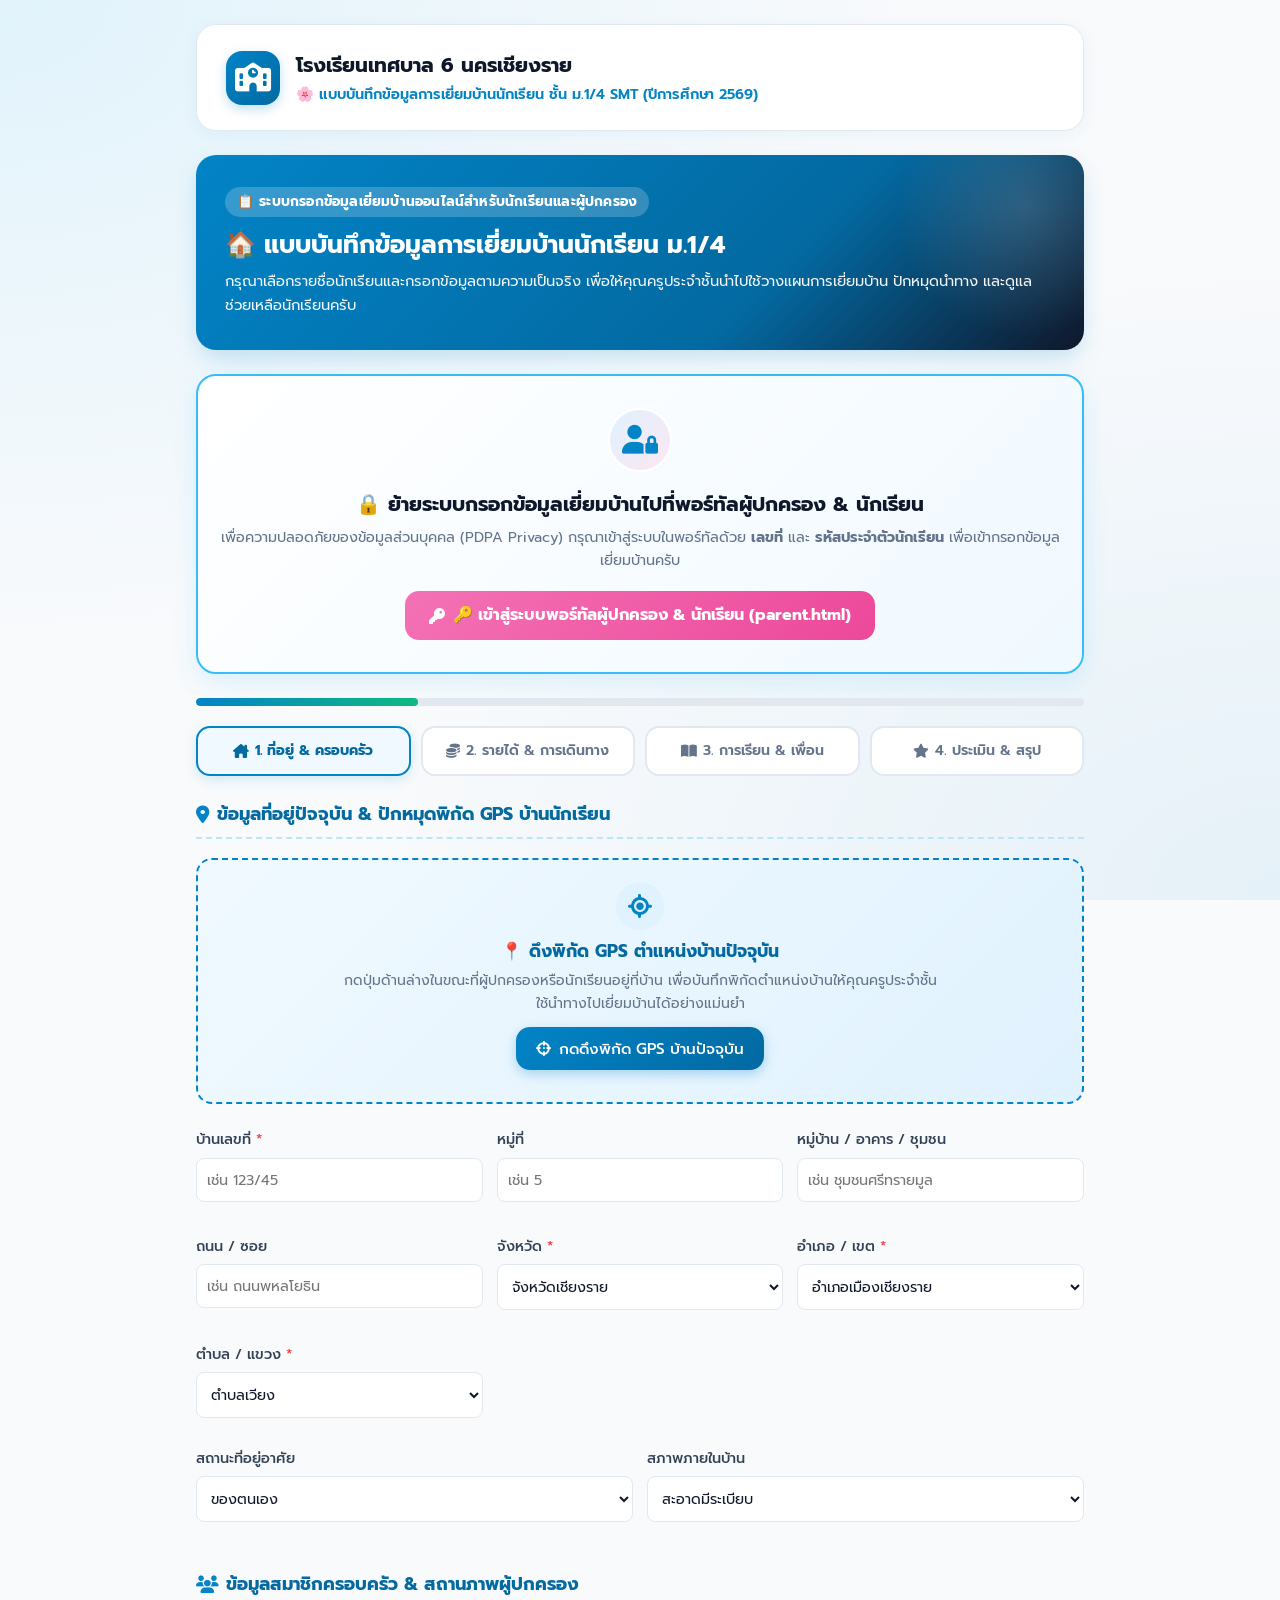
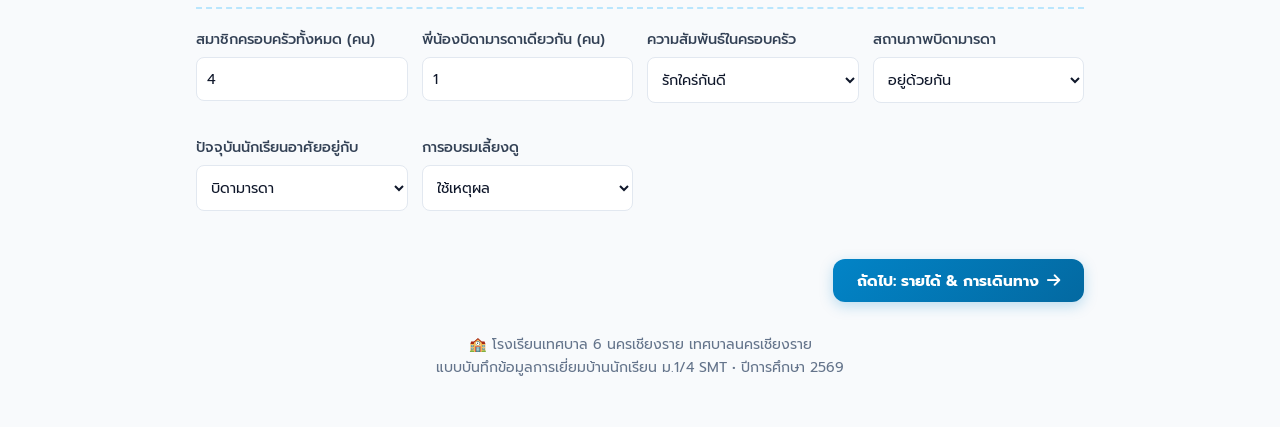
<file: visit.html>
<!DOCTYPE html>
<html lang="th">
<head>
    <meta charset="UTF-8">
    <meta name="viewport" content="width=device-width, initial-scale=1.0">
    <title>แบบบันทึกข้อมูลการเยี่ยมบ้านนักเรียน ม.1/4 - โรงเรียนเทศบาล 6 นครเชียงราย</title>
    <!-- PWA & Mobile Web App Meta -->
    <meta name="theme-color" content="#0284c7">
    <meta name="mobile-web-app-capable" content="yes">
    <meta name="apple-mobile-web-app-status-bar-style" content="black-translucent">
    <meta name="apple-mobile-web-app-title" content="เยี่ยมบ้าน ม.1/4">
    <link rel="manifest" href="manifest.json">
    <link rel="apple-touch-icon" href="apple-touch-icon.png">
    <link rel="icon" type="image/png" sizes="192x192" href="icon-192.png">
    <!-- Google Fonts -->
    <link rel="preconnect" href="https://fonts.googleapis.com">
    <link rel="preconnect" href="https://fonts.gstatic.com" crossorigin>
    <link href="https://fonts.googleapis.com/css2?family=Mitr:wght@300;400;500;600&family=Prompt:wght@300;400;500;600;700&family=Sarabun:wght@300;400;500;600&display=swap" rel="stylesheet">
    <!-- Font Awesome 6.4.0 -->
    <link rel="stylesheet" href="https://cdnjs.cloudflare.com/ajax/libs/font-awesome/6.4.0/css/all.min.css">
    <!-- Main CSS -->
    <link rel="stylesheet" href="styles.css">
    <style>
        body {
            background-color: #f8fafc;
            background-image: 
                radial-gradient(at 0% 0%, rgba(56, 189, 248, 0.12) 0px, transparent 50%),
                radial-gradient(at 100% 100%, rgba(2, 132, 199, 0.08) 0px, transparent 50%);
            background-attachment: fixed;
            min-height: 100vh;
            color: #0f172a;
        }
        .form-standalone-container {
            max-width: 920px;
            margin: 0 auto;
            padding: 1.5rem 1rem 3rem 1rem;
        }
        .visit-school-header {
            background: #ffffff;
            border: 1px solid #e2e8f0;
            border-radius: 20px;
            padding: 1.5rem 1.8rem;
            margin-bottom: 1.5rem;
            box-shadow: 0 4px 16px rgba(2, 132, 199, 0.06);
            display: flex;
            align-items: center;
            gap: 16px;
            flex-wrap: wrap;
        }
        .visit-school-logo {
            width: 54px;
            height: 54px;
            background: linear-gradient(135deg, #0284c7 0%, #0369a1 100%);
            color: #ffffff;
            border-radius: 16px;
            display: flex;
            align-items: center;
            justify-content: center;
            font-size: 1.8rem;
            box-shadow: 0 4px 12px rgba(2, 132, 199, 0.25);
            flex-shrink: 0;
        }
        .visit-hero-banner {
            background: linear-gradient(135deg, #0284c7 0%, #0369a1 65%, #0f172a 100%);
            color: #ffffff;
            padding: 2rem 1.8rem;
            border-radius: 20px;
            margin-bottom: 1.5rem;
            box-shadow: 0 10px 25px -5px rgba(2, 132, 199, 0.25);
            position: relative;
            overflow: hidden;
        }
        .visit-hero-banner::after {
            content: '';
            position: absolute;
            top: -40%;
            right: -8%;
            width: 260px;
            height: 260px;
            background: radial-gradient(circle, rgba(255,255,255,0.15) 0%, rgba(255,255,255,0) 70%);
            border-radius: 50%;
            pointer-events: none;
        }
        .progress-bar-container {
            width: 100%;
            height: 8px;
            background: #e2e8f0;
            border-radius: 10px;
            overflow: hidden;
            margin-bottom: 1.2rem;
        }
        .progress-bar-fill {
            height: 100%;
            width: 25%;
            background: linear-gradient(90deg, #0284c7 0%, #10b981 100%);
            border-radius: 10px;
            transition: width 0.35s ease-in-out;
        }
        .wizard-nav {
            display: grid;
            grid-template-columns: repeat(4, 1fr);
            gap: 10px;
            margin-bottom: 1.5rem;
        }
        @media (max-width: 768px) {
            .wizard-nav {
                grid-template-columns: repeat(2, 1fr);
            }
        }
        .wizard-step {
            text-align: center;
            padding: 12px 8px;
            background: #ffffff;
            border: 2px solid #e2e8f0;
            border-radius: 14px;
            cursor: pointer;
            transition: all 0.25s cubic-bezier(0.175, 0.885, 0.32, 1.275);
            font-weight: 600;
            font-size: 0.88rem;
            color: #64748b;
            display: flex;
            align-items: center;
            justify-content: center;
            gap: 6px;
            user-select: none;
        }
        .wizard-step:hover {
            border-color: #38bdf8;
            color: #0284c7;
            transform: translateY(-2px);
        }
        .wizard-step.active {
            background: #f0f9ff;
            border-color: #0284c7;
            color: #0369a1;
            font-weight: 700;
            box-shadow: 0 4px 12px rgba(2, 132, 199, 0.15);
        }
        .wizard-step.completed {
            background: #f0fdf4;
            border-color: #10b981;
            color: #15803d;
        }
        .form-section-header {
            font-size: 1.12rem;
            font-weight: 700;
            color: #0369a1;
            margin-bottom: 1.2rem;
            padding-bottom: 8px;
            border-bottom: 2px dashed #bae6fd;
            display: flex;
            align-items: center;
            gap: 8px;
        }
        .gps-card-container {
            background: linear-gradient(135deg, #f0f9ff 0%, #e0f2fe 100%);
            border: 2px dashed #0284c7;
            border-radius: 16px;
            padding: 1.4rem;
            text-align: center;
            margin-bottom: 1.5rem;
        }
        .gps-chip {
            display: inline-block;
            background: #ffffff;
            border: 1px solid #bae6fd;
            padding: 4px 12px;
            border-radius: 20px;
            font-family: monospace;
            font-size: 0.88rem;
            color: #0369a1;
            font-weight: 600;
            margin: 3px;
        }
        .student-profile-banner {
            display: flex;
            align-items: center;
            gap: 16px;
            background: #ffffff;
            border: 1px solid #bae6fd;
            border-radius: 16px;
            padding: 1.2rem;
            margin-bottom: 1.5rem;
            box-shadow: 0 4px 12px rgba(2, 132, 199, 0.08);
            flex-wrap: wrap;
        }
        .rating-segmented-row {
            display: grid;
            grid-template-columns: 2fr 1fr 1fr 1fr;
            gap: 10px;
            align-items: center;
            padding: 12px;
            border-bottom: 1px solid #f1f5f9;
            font-size: 0.92rem;
            border-radius: 10px;
        }
        .rating-segmented-row:hover {
            background: #f8fafc;
        }
        @media (max-width: 640px) {
            .rating-segmented-row {
                grid-template-columns: 1fr;
                gap: 6px;
                background: #f8fafc;
                margin-bottom: 10px;
                padding: 12px;
                border: 1px solid #e2e8f0;
            }
        }
        .segmented-btn-group {
            display: flex;
            gap: 4px;
            background: #f1f5f9;
            padding: 3px;
            border-radius: 10px;
        }
        .segmented-btn {
            flex: 1;
            text-align: center;
            padding: 6px 4px;
            font-size: 0.82rem;
            font-weight: 600;
            border-radius: 8px;
            cursor: pointer;
            border: none;
            background: transparent;
            color: #64748b;
            transition: all 0.2s ease;
        }
        .segmented-btn.selected-green {
            background: #10b981;
            color: #ffffff;
            font-weight: 700;
            box-shadow: 0 2px 6px rgba(16, 185, 129, 0.3);
        }
        .segmented-btn.selected-yellow {
            background: #f59e0b;
            color: #ffffff;
            font-weight: 700;
            box-shadow: 0 2px 6px rgba(245, 158, 11, 0.3);
        }
        .segmented-btn.selected-red {
            background: #ef4444;
            color: #ffffff;
            font-weight: 700;
            box-shadow: 0 2px 6px rgba(239, 68, 68, 0.3);
        }
        .step-content {
            display: none;
        }
        .step-content.active {
            display: block;
            animation: fadeInStep 0.25s ease;
        }
        @keyframes fadeInStep {
            from { opacity: 0; transform: translateY(4px); }
            to { opacity: 1; transform: translateY(0); }
        }

        /* Enhanced Back Button UI */
        .btn-nav-back {
            background: #ffffff;
            color: #475569;
            border: 1.5px solid #cbd5e1;
            border-radius: 12px;
            padding: 10px 20px;
            font-size: 0.95rem;
            font-weight: 600;
            display: inline-flex;
            align-items: center;
            gap: 8px;
            cursor: pointer;
            transition: all 0.2s cubic-bezier(0.175, 0.885, 0.32, 1.275);
            box-shadow: 0 2px 6px rgba(0,0,0,0.03);
        }
        .btn-nav-back:hover {
            background: #f1f5f9;
            border-color: #0284c7;
            color: #0369a1;
            transform: translateX(-4px);
            box-shadow: 0 4px 12px rgba(2, 132, 199, 0.12);
        }
        .btn-nav-back i {
            transition: transform 0.2s ease;
        }
        .btn-nav-back:hover i {
            transform: translateX(-2px);
        }

        .btn-nav-next {
            background: linear-gradient(135deg, #0284c7 0%, #0369a1 100%);
            color: #ffffff;
            border: none;
            border-radius: 12px;
            padding: 10px 24px;
            font-size: 0.95rem;
            font-weight: 700;
            display: inline-flex;
            align-items: center;
            gap: 8px;
            cursor: pointer;
            transition: all 0.2s ease;
            box-shadow: 0 4px 14px rgba(2, 132, 199, 0.25);
        }
        .btn-nav-next:hover {
            transform: translateY(-2px);
            box-shadow: 0 6px 18px rgba(2, 132, 199, 0.35);
        }
    </style>
</head>
<body>
    <div class="form-standalone-container">
        <!-- Clean School Header Banner -->
        <header class="visit-school-header">
            <div class="visit-school-logo">
                <i class="fa-solid fa-school"></i>
            </div>
            <div>
                <h1 style="font-size: 1.25rem; font-weight: 700; color: #0f172a; margin: 0;">
                    โรงเรียนเทศบาล 6 นครเชียงราย
                </h1>
                <p style="font-size: 0.9rem; color: #0284c7; margin: 2px 0 0 0; font-weight: 600;">
                    🌸 แบบบันทึกข้อมูลการเยี่ยมบ้านนักเรียน ชั้น ม.1/4 SMT (ปีการศึกษา 2569)
                </p>
            </div>
        </header>

        <!-- Hero Card -->
        <div class="visit-hero-banner">
            <span class="badge badge-blue" style="background: rgba(255,255,255,0.2); color: #fff; font-size: 0.85rem; margin-bottom: 8px;">
                📋 ระบบกรอกข้อมูลเยี่ยมบ้านออนไลน์สำหรับนักเรียนและผู้ปกครอง
            </span>
            <h2 style="font-size: 1.55rem; font-weight: 700; margin-bottom: 6px;">
                🏠 แบบบันทึกข้อมูลการเยี่ยมบ้านนักเรียน ม.1/4
            </h2>
            <p style="opacity: 0.95; font-size: 0.92rem; margin: 0;">
                กรุณาเลือกรายชื่อนักเรียนและกรอกข้อมูลตามความเป็นจริง เพื่อให้คุณครูประจำชั้นนำไปใช้วางแผนการเยี่ยมบ้าน ปักหมุดนำทาง และดูแลช่วยเหลือนักเรียนครับ
            </p>
        </div>

        <!-- PDPA Security Redirect Card -->
        <div class="card" style="margin-bottom: 1.5rem; background: linear-gradient(135deg, #ffffff 0%, #f0f9ff 100%); border: 2px solid #38bdf8; border-radius: 20px; text-align: center; padding: 2rem 1.2rem; box-shadow: 0 8px 24px rgba(56, 189, 248, 0.15);">
            <div style="width: 64px; height: 64px; background: linear-gradient(135deg, #e0f2fe, #fce7f3); border-radius: 50%; color: #0284c7; font-size: 1.8rem; display: flex; align-items: center; justify-content: center; margin: 0 auto 1rem; border: 2px solid #ffffff;">
                <i class="fa-solid fa-user-lock"></i>
            </div>
            <h3 style="font-size: 1.25rem; color: #0f172a; font-weight: 700; margin-bottom: 6px;">
                🔒 ย้ายระบบกรอกข้อมูลเยี่ยมบ้านไปที่พอร์ทัลผู้ปกครอง & นักเรียน
            </h3>
            <p style="color: #64748b; font-size: 0.9rem; margin-bottom: 1.2rem;">
                เพื่อความปลอดภัยของข้อมูลส่วนบุคคล (PDPA Privacy) กรุณาเข้าสู่ระบบในพอร์ทัลด้วย <strong>เลขที่</strong> และ <strong>รหัสประจำตัวนักเรียน</strong> เพื่อเข้ากรอกข้อมูลเยี่ยมบ้านครับ
            </p>
            <a href="parent.html" class="btn btn-pink" style="padding: 12px 24px; font-size: 1rem; font-weight: 700; text-decoration: none; display: inline-flex; align-items: center; gap: 8px; width: auto; background: linear-gradient(135deg, #f472b6, #ec4899); color: #fff; border-radius: 14px;">
                <i class="fa-solid fa-key"></i> 🔑 เข้าสู่ระบบพอร์ทัลผู้ปกครอง & นักเรียน (parent.html)
            </a>
        </div>

        <!-- Student Profile Banner (Shows when student selected) -->
        <div id="student-profile-banner-container" class="student-profile-banner" style="display: none;">
            <!-- Dynamic Banner Content -->
        </div>

        <!-- Progress Bar -->
        <div class="progress-bar-container">
            <div class="progress-bar-fill" id="form-progress-fill"></div>
        </div>

        <!-- Wizard Navigation -->
        <div class="wizard-nav">
            <div class="wizard-step active" id="step-btn-1" onclick="goToStep(1)">
                <i class="fa-solid fa-house-chimney"></i> <span>1. ที่อยู่ & ครอบครัว</span>
            </div>
            <div class="wizard-step" id="step-btn-2" onclick="goToStep(2)">
                <i class="fa-solid fa-coins"></i> <span>2. รายได้ & การเดินทาง</span>
            </div>
            <div class="wizard-step" id="step-btn-3" onclick="goToStep(3)">
                <i class="fa-solid fa-book-open"></i> <span>3. การเรียน & เพื่อน</span>
            </div>
            <div class="wizard-step" id="step-btn-4" onclick="goToStep(4)">
                <i class="fa-solid fa-star"></i> <span>4. ประเมิน & สรุป</span>
            </div>
        </div>

        <form id="form-home-visit" onsubmit="handleVisitFormSubmit(event)">
            <!-- Step 1: Address & Family -->
            <div class="step-content active" id="step-1" style="display: block;">
                <div class="card">
                    <div class="form-section-header">
                        <i class="fa-solid fa-location-dot" style="color: #0284c7;"></i> ข้อมูลที่อยู่ปัจจุบัน & ปักหมุดพิกัด GPS บ้านนักเรียน
                    </div>

                    <!-- GPS Pinpoint Box -->
                    <div class="gps-card-container">
                        <div style="display: inline-flex; align-items: center; justify-content: center; width: 48px; height: 48px; background: #e0f2fe; border-radius: 50%; color: #0284c7; margin-bottom: 8px;">
                            <i class="fa-solid fa-location-crosshairs" style="font-size: 1.5rem;"></i>
                        </div>
                        <h4 style="color: #0369a1; font-weight: 700; margin-bottom: 4px; font-size: 1.08rem;">
                            📍 ดึงพิกัด GPS ตำแหน่งบ้านปัจจุบัน
                        </h4>
                        <p style="font-size: 0.88rem; color: #64748b; margin-bottom: 12px; max-width: 600px; margin-left: auto; margin-right: auto;">
                            กดปุ่มด้านล่างในขณะที่ผู้ปกครองหรือนักเรียนอยู่ที่บ้าน เพื่อบันทึกพิกัดตำแหน่งบ้านให้คุณครูประจำชั้นใช้นำทางไปเยี่ยมบ้านได้อย่างแม่นยำ
                        </p>
                        <button type="button" class="btn btn-primary" onclick="getCurrentGPSLocation()" style="padding: 10px 20px; font-size: 0.95rem;">
                            <i class="fa-solid fa-crosshairs"></i> กดดึงพิกัด GPS บ้านปัจจุบัน
                        </button>
                        <div id="gps-status-result" style="margin-top: 10px; font-weight: 600; font-size: 0.9rem; color: #059669;"></div>
                        <input type="hidden" id="v_lat" name="v_lat">
                        <input type="hidden" id="v_lng" name="v_lng">
                    </div>

                    <div class="form-grid" style="display: grid; grid-template-columns: repeat(auto-fit, minmax(220px, 1fr)); gap: 14px;">
                        <div class="form-group">
                            <label>บ้านเลขที่ <span style="color:#ef4444;">*</span></label>
                            <input type="text" id="v_house_no" class="form-control" placeholder="เช่น 123/45" required>
                        </div>
                        <div class="form-group">
                            <label>หมู่ที่</label>
                            <input type="text" id="v_moo" class="form-control" placeholder="เช่น 5">
                        </div>
                        <div class="form-group">
                            <label>หมู่บ้าน / อาคาร / ชุมชน</label>
                            <input type="text" id="v_village" class="form-control" placeholder="เช่น ชุมชนศรีทรายมูล">
                        </div>
                        <div class="form-group">
                            <label>ถนน / ซอย</label>
                            <input type="text" id="v_road" class="form-control" placeholder="เช่น ถนนพหลโยธิน">
                        </div>
                        <div class="form-group">
                            <label>จังหวัด <span style="color:#ef4444;">*</span></label>
                            <select id="v_province" class="form-control">
                                <option value="เชียงราย" selected>เชียงราย</option>
                            </select>
                        </div>
                        <div class="form-group">
                            <label>อำเภอ / เขต <span style="color:#ef4444;">*</span></label>
                            <select id="v_district" class="form-control" onchange="handleDistrictChange()">
                                <!-- Dynamic Chiang Rai District Options -->
                            </select>
                        </div>
                        <div class="form-group">
                            <label>ตำบล / แขวง <span style="color:#ef4444;">*</span></label>
                            <select id="v_subdistrict" class="form-control">
                                <!-- Dynamic Chiang Rai Subdistrict Options -->
                            </select>
                        </div>
                    </div>

                    <div class="form-grid" style="display: grid; grid-template-columns: repeat(auto-fit, minmax(250px, 1fr)); gap: 14px; margin-top: 10px;">
                        <div class="form-group">
                            <label>สถานะที่อยู่อาศัย</label>
                            <select id="v_housing_type" class="form-control">
                                <option value="ของตนเอง">ของตนเอง</option>
                                <option value="บ้านญาติ">บ้านญาติ</option>
                                <option value="บ้านพัก/บ้านเช่า">บ้านพัก / บ้านเช่า</option>
                                <option value="อื่นๆ">อื่นๆ</option>
                            </select>
                        </div>
                        <div class="form-group">
                            <label>สภาพภายในบ้าน</label>
                            <select id="v_house_condition" class="form-control">
                                <option value="สะอาดมีระเบียบ">สะอาดมีระเบียบ</option>
                                <option value="ไม่ค่อยสะอาดมีระเบียบ">ไม่ค่อยสะอาดมีระเบียบ</option>
                                <option value="สกปรกไม่มีระเบียบ">สกปรกไม่มีระเบียบ</option>
                            </select>
                        </div>
                    </div>

                    <div class="form-section-header" style="margin-top: 1.8rem;">
                        <i class="fa-solid fa-users" style="color: #0284c7;"></i> ข้อมูลสมาชิกครอบครัว & สถานภาพผู้ปกครอง
                    </div>
                    <div class="form-grid" style="display: grid; grid-template-columns: repeat(auto-fit, minmax(200px, 1fr)); gap: 14px;">
                        <div class="form-group">
                            <label>สมาชิกครอบครัวทั้งหมด (คน)</label>
                            <input type="number" id="v_family_members_count" class="form-control" value="4">
                        </div>
                        <div class="form-group">
                            <label>พี่น้องบิดามารดาเดียวกัน (คน)</label>
                            <input type="number" id="v_siblings_same_parents" class="form-control" value="1">
                        </div>
                        <div class="form-group">
                            <label>ความสัมพันธ์ในครอบครัว</label>
                            <select id="v_family_relation" class="form-control">
                                <option value="รักใคร่กันดี">รักใคร่กันดี</option>
                                <option value="ขัดแย้งทะเลาะกันบางครั้ง">ขัดแย้งทะเลาะกันบางครั้ง</option>
                                <option value="ขัดแย้งทะเลาะกันบ่อยครั้ง">ขัดแย้งทะเลาะกันบ่อยครั้ง</option>
                                <option value="ขัดแย้งและทำร้ายร่างกายบางครั้ง">ขัดแย้งและทำร้ายร่างกายบางครั้ง</option>
                            </select>
                        </div>
                        <div class="form-group">
                            <label>สถานภาพบิดามารดา</label>
                            <select id="v_parent_status" class="form-control">
                                <option value="อยู่ด้วยกัน">อยู่ด้วยกัน</option>
                                <option value="หย่าร้าง">หย่าร้าง / แยกกันอยู่</option>
                                <option value="บิดาเสียชีวิต">บิดาเสียชีวิต</option>
                                <option value="มารดาเสียชีวิต">มารดาเสียชีวิต</option>
                                <option value="บิดามารดาเสียชีวิต">บิดามารดาเสียชีวิต</option>
                                <option value="บิดาสมรสใหม่">บิดาสมรสใหม่</option>
                                <option value="มารดาสมรสใหม่">มารดาสมรสใหม่</option>
                            </select>
                        </div>
                        <div class="form-group">
                            <label>ปัจจุบันนักเรียนอาศัยอยู่กับ</label>
                            <select id="v_living_with" class="form-control">
                                <option value="บิดามารดา">บิดามารดา</option>
                                <option value="บิดา">บิดา</option>
                                <option value="มารดา">มารดา</option>
                                <option value="ญาติ">ญาติ</option>
                                <option value="ตามลำพัง">ตามลำพัง</option>
                            </select>
                        </div>
                        <div class="form-group">
                            <label>การอบรมเลี้ยงดู</label>
                            <select id="v_upbringing" class="form-control">
                                <option value="ใช้เหตุผล">ใช้เหตุผล</option>
                                <option value="ตามใจ">ตามใจ</option>
                                <option value="เข้มงวดกวดขัน">เข้มงวดกวดขัน</option>
                                <option value="ปล่อยปละละเลย">ปล่อยปละละเลย</option>
                            </select>
                        </div>
                    </div>

                    <div style="text-align: right; margin-top: 1.8rem;">
                        <button type="button" class="btn-nav-next" onclick="goToStep(2)">
                            ถัดไป: รายได้ & การเดินทาง <i class="fa-solid fa-arrow-right"></i>
                        </button>
                    </div>
                </div>
            </div>

            <!-- Step 2: Income & Daily Routine -->
            <div class="step-content" id="step-2" style="display: none;">
                <div class="card">
                    <div class="form-section-header">
                        <i class="fa-solid fa-coins" style="color: #0284c7;"></i> อาชีพ รายได้ และเศรษฐกิจครอบครัว
                    </div>
                    <div class="form-grid" style="display: grid; grid-template-columns: repeat(auto-fit, minmax(240px, 1fr)); gap: 14px;">
                        <div class="form-group">
                            <label>อาชีพหลักของผู้ปกครอง</label>
                            <select id="v_guardian_job" class="form-control">
                                <option value="ค้าขาย">ค้าขาย / ธุรกิจส่วนตัว</option>
                                <option value="รับจ้าง">รับจ้างทั่วไป</option>
                                <option value="รับราชการ">รับราชการ / รัฐวิสาหกิจ</option>
                                <option value="เกษตรกร">เกษตรกร</option>
                                <option value="อื่นๆ">อื่นๆ</option>
                            </select>
                        </div>
                        <div class="form-group">
                            <label>รายได้ครอบครัวต่อปี</label>
                            <select id="v_yearly_income" class="form-control">
                                <option value="ไม่เกิน 40,000 บาท">ไม่เกิน 40,000 บาท</option>
                                <option value="40,001 - 99,999 บาท" selected>40,001 - 99,999 บาท</option>
                                <option value="100,000 บาทขึ้นไป">100,000 บาทขึ้นไป</option>
                            </select>
                        </div>
                        <div class="form-group">
                            <label>รายได้เทียบกับรายจ่าย</label>
                            <select id="v_income_expense_balance" class="form-control">
                                <option value="เพียงพอ">เพียงพอ</option>
                                <option value="ไม่เพียงพอในบางครั้ง">ไม่เพียงพอในบางครั้ง</option>
                                <option value="ขัดสน">ขัดสน</option>
                            </select>
                        </div>
                    </div>

                    <div class="form-section-header" style="margin-top: 1.8rem;">
                        <i class="fa-solid fa-bus" style="color: #0284c7;"></i> การเดินทางมาโรงเรียน & เงินมาโรงเรียน
                    </div>
                    <div class="form-grid" style="display: grid; grid-template-columns: repeat(auto-fit, minmax(200px, 1fr)); gap: 14px;">
                        <div class="form-group">
                            <label>เดินทางมาโรงเรียนโดย</label>
                            <select id="v_commute_method" class="form-control">
                                <option value="รถจักรยานยนต์">รถจักรยานยนต์</option>
                                <option value="รถประจำทาง/รถรับส่ง">รถประจำทาง / รถรับส่งนักเรียน</option>
                                <option value="เดิน">เดิน</option>
                                <option value="รถจักรยาน">รถจักรยาน</option>
                                <option value="อื่นๆ">อื่นๆ</option>
                            </select>
                        </div>
                        <div class="form-group">
                            <label>ระยะทางจากบ้านถึงโรงเรียน (กม.)</label>
                            <input type="number" step="0.1" id="v_distance_km" class="form-control" value="3.5">
                        </div>
                        <div class="form-group">
                            <label>เวลาเดินทาง (นาที)</label>
                            <input type="number" id="v_travel_time_mins" class="form-control" value="15">
                        </div>
                        <div class="form-group">
                            <label>เงินมาโรงเรียนต่อวัน (บาท)</label>
                            <input type="number" id="v_daily_allowance" class="form-control" value="60">
                        </div>
                    </div>

                    <div class="form-section-header" style="margin-top: 1.8rem;">
                        <i class="fa-solid fa-clock" style="color: #0284c7;"></i> การดำเนินชีวิตประจำวัน & พฤติกรรมที่บ้าน
                    </div>
                    <div class="form-grid" style="display: grid; grid-template-columns: repeat(auto-fit, minmax(200px, 1fr)); gap: 14px;">
                        <div class="form-group">
                            <label>เวลา เข้านอน</label>
                            <select id="v_sleep_time" class="form-control">
                                <option value="ก่อน 22.00 น.">ก่อน 22.00 น.</option>
                                <option value="22.00 - 24.00 น.">22.00 - 24.00 น.</option>
                                <option value="หลัง 24.00 น.">หลัง 24.00 น.</option>
                            </select>
                        </div>
                        <div class="form-group">
                            <label>เวลา ตื่นนอน</label>
                            <select id="v_wake_time" class="form-control">
                                <option value="ก่อน 05.00 น.">ก่อน 05.00 น.</option>
                                <option value="05.00 - 06.00 น.">05.00 - 06.00 น.</option>
                                <option value="หลัง 06.00 น.">หลัง 06.00 น.</option>
                            </select>
                        </div>
                        <div class="form-group">
                            <label>การนอนค้างบ้านเพื่อน/คนอื่น</label>
                            <select id="v_stay_overnight_freq" class="form-control">
                                <option value="ไม่เคย">ไม่เคย</option>
                                <option value="ครั้งคราว">ครั้งคราว</option>
                                <option value="บ่อยครั้ง">บ่อยครั้ง</option>
                            </select>
                        </div>
                        <div class="form-group">
                            <label>การเล่นเกมมือถือ/คอมพิวเตอร์</label>
                            <select id="v_gaming_freq" class="form-control">
                                <option value="ครั้งคราว">ครั้งคราว</option>
                                <option value="บ่อยครั้ง">บ่อยครั้ง</option>
                                <option value="ประจำ">ประจำ</option>
                                <option value="ไม่เคย">ไม่เคย</option>
                            </select>
                        </div>
                    </div>

                    <div style="display: flex; justify-content: space-between; margin-top: 1.8rem; flex-wrap: wrap; gap: 10px;">
                        <button type="button" class="btn-nav-back" onclick="goToStep(1)">
                            <i class="fa-solid fa-arrow-left"></i> ย้อนกลับ
                        </button>
                        <button type="button" class="btn-nav-next" onclick="goToStep(3)">
                            ถัดไป: การเรียน & เพื่อน <i class="fa-solid fa-arrow-right"></i>
                        </button>
                    </div>
                </div>
            </div>

            <!-- Step 3: Study & Behavior -->
            <div class="step-content" id="step-3" style="display: none;">
                <div class="card">
                    <div class="form-section-header">
                        <i class="fa-solid fa-book-open-reader" style="color: #0284c7;"></i> การเรียน ทัศนคติ และความต้องการในอนาคต
                    </div>
                    <div class="form-grid" style="display: grid; grid-template-columns: repeat(auto-fit, minmax(220px, 1fr)); gap: 14px;">
                        <div class="form-group">
                            <label>การขยันอ่านหนังสือ / ทำการบ้าน</label>
                            <select id="v_study_at_home_freq" class="form-control">
                                <option value="บ่อยครั้ง">บ่อยครั้ง</option>
                                <option value="ครั้งคราว">ครั้งคราว</option>
                                <option value="ประจำ">ประจำ</option>
                                <option value="ไม่เคย">ไม่เคย</option>
                            </select>
                        </div>
                        <div class="form-group">
                            <label>เป้าหมายผู้ปกครองเมื่อจบ ม.6</label>
                            <select id="v_parent_goal_m6" class="form-control">
                                <option value="ศึกษาต่อระดับมหาวิทยาลัย/สูงกว่า">ศึกษาต่อระดับมหาวิทยาลัย / สูงกว่า</option>
                                <option value="ประกอบอาชีพ">ประกอบอาชีพ</option>
                            </select>
                        </div>
                        <div class="form-group">
                            <label>อาชีพที่นักเรียนใฝ่ฝันในอนาคต</label>
                            <input type="text" id="v_student_dream_job" class="form-control" placeholder="เช่น หมอ, วิศวกร, ครู, นักธุรกิจ">
                        </div>
                        <div class="form-group">
                            <label>การเข้ากับเพื่อนในโรงเรียน</label>
                            <select id="v_friendship_ease" class="form-control">
                                <option value="ง่าย">เข้ากับเพื่อนได้ง่าย</option>
                                <option value="ค่อนข้างง่าย">ค่อนข้างง่าย</option>
                                <option value="ยาก">ยาก / เก็บตัว</option>
                            </select>
                        </div>
                    </div>

                    <div class="form-group" style="margin-top: 1.2rem;">
                        <label style="font-weight: 700; color: #0369a1;">ปัญหาทางการเรียนในปัจจุบัน (เลือกได้หลายข้อ)</label>
                        <div style="display: grid; grid-template-columns: repeat(auto-fit, minmax(220px, 1fr)); gap: 10px; margin-top: 8px; background: #f8fafc; padding: 14px; border-radius: 12px; border: 1px solid #e2e8f0;">
                            <label style="cursor: pointer;"><input type="checkbox" name="v_study_problems" value="ไม่มีปัญหา"> 🟢 ไม่มีปัญหา</label>
                            <label style="cursor: pointer;"><input type="checkbox" name="v_study_problems" value="เรียนไม่เข้าใจ"> ⚠️ เรียนไม่เข้าใจ</label>
                            <label style="cursor: pointer;"><input type="checkbox" name="v_study_problems" value="เบื่อเรียนบางวิชา"> ⚠️ เบื่อเรียนบางวิชา</label>
                            <label style="cursor: pointer;"><input type="checkbox" name="v_study_problems" value="เรียนไม่ทันเพื่อน"> ⚠️ เรียนไม่ทันเพื่อน</label>
                            <label style="cursor: pointer;"><input type="checkbox" name="v_study_problems" value="ต้องการให้เพื่อนช่วย"> 🤝 ต้องการให้เพื่อนช่วย</label>
                            <label style="cursor: pointer;"><input type="checkbox" name="v_study_problems" value="ต้องการครูที่เข้าใจ"> 👨‍🏫 ต้องการครูที่เข้าใจ</label>
                        </div>
                    </div>

                    <div class="form-group" style="margin-top: 1.2rem;">
                        <label>เมื่อมีปัญหาเกิดขึ้น นักเรียนมักจะ</label>
                        <select id="v_problem_solving_way" class="form-control">
                            <option value="ปรึกษาบิดามารดา/ผู้ปกครอง">ปรึกษาบิดามารดา / ผู้ปกครอง</option>
                            <option value="ปรึกษาเพื่อน">ปรึกษาเพื่อน</option>
                            <option value="ปรึกษาครู">ปรึกษาครู</option>
                            <option value="แก้ปัญหาด้วยตนเอง">แก้ปัญหาด้วยตนเอง</option>
                            <option value="เก็บไว้คนเดียว">เก็บไว้คนเดียว</option>
                        </select>
                    </div>

                    <div style="display: flex; justify-content: space-between; margin-top: 1.8rem; flex-wrap: wrap; gap: 10px;">
                        <button type="button" class="btn-nav-back" onclick="goToStep(2)">
                            <i class="fa-solid fa-arrow-left"></i> ย้อนกลับ
                        </button>
                        <button type="button" class="btn-nav-next" onclick="goToStep(4)">
                            ถัดไป: ประเมิน & ข้อเสนอแนะ <i class="fa-solid fa-arrow-right"></i>
                        </button>
                    </div>
                </div>
            </div>

            <!-- Step 4: Assessment & Summary -->
            <div class="step-content" id="step-4" style="display: none;">
                <div class="card">
                    <div class="form-section-header">
                        <i class="fa-solid fa-clipboard-check" style="color: #0284c7;"></i> การประเมินคุณลักษณะ & พฤติกรรมนักเรียนที่บ้าน (10 ด้าน)
                    </div>
                    <p style="font-size: 0.88rem; color: #64748b; margin-bottom: 14px;">
                        คลิกเลือกการประเมินตามสภาพความเป็นจริงเมื่อนักเรียนอยู่ที่บ้าน:
                    </p>

                    <div id="rating-items-container">
                        <!-- Dynamic Interactive Rating Rows -->
                    </div>

                    <div class="form-section-header" style="margin-top: 1.8rem;">
                        <i class="fa-solid fa-comment-dots" style="color: #0284c7;"></i> ข้อเสนอแนะ & ความช่วยเหลือจากโรงเรียน
                    </div>
                    <div class="form-group">
                        <label>สิ่งที่ผู้ปกครองต้องการให้โรงเรียนช่วยเหลือ / ส่งเสริม:</label>
                        <textarea id="v_parent_request_school" class="form-control" rows="2" placeholder="เช่น การกู้ยืมทุนการศึกษา, การกวดวิชาเพิ่มเติมนอกเวลา, สวัสดิการ"></textarea>
                    </div>
                    <div class="form-group">
                        <label>ข้อเสนอแนะเพิ่มเติมของผู้ปกครองที่มีต่อโรงเรียน:</label>
                        <textarea id="v_parent_comments" class="form-control" rows="2" placeholder="ความเห็นเกี่ยวกับสภาพแวดล้อม การเรียน หรือกิจกรรมของโรงเรียน"></textarea>
                    </div>

                    <div class="form-section-header" style="margin-top: 1.8rem;">
                        <i class="fa-solid fa-signature" style="color: #0284c7;"></i> สรุปภาพรวมและลงชื่อผู้ให้ข้อมูล
                    </div>
                    <div class="form-grid" style="display: grid; grid-template-columns: repeat(auto-fit, minmax(220px, 1fr)); gap: 14px;">
                        <div class="form-group">
                            <label>ชื่อ-นามสกุล ผู้ให้ข้อมูล <span style="color:#ef4444;">*</span></label>
                            <input type="text" id="v_informant_name" class="form-control" placeholder="ชื่อผู้ปกครอง / นักเรียน" required>
                        </div>
                        <div class="form-group">
                            <label>เกี่ยวข้องเป็น</label>
                            <input type="text" id="v_informant_relation" class="form-control" value="บิดา/มารดา">
                        </div>
                        <div class="form-group">
                            <label>เบอร์โทรศัพท์ผู้ปกครอง / ติดต่อ <span style="color:#ef4444;">*</span></label>
                            <input type="tel" id="v_informant_phone" class="form-control" placeholder="เช่น 081-234-5678" required>
                        </div>
                    </div>

                    <div style="display: flex; justify-content: space-between; align-items: center; margin-top: 2rem; flex-wrap: wrap; gap: 12px;">
                        <button type="button" class="btn-nav-back" onclick="goToStep(3)">
                            <i class="fa-solid fa-arrow-left"></i> ย้อนกลับ
                        </button>
                        <button type="submit" class="btn btn-success" style="padding: 12px 28px; font-size: 1.05rem; font-weight: 700; box-shadow: 0 4px 14px rgba(16, 185, 129, 0.3);">
                            <i class="fa-solid fa-cloud-arrow-up"></i> บันทึกข้อมูลการเยี่ยมบ้าน 💾
                        </button>
                    </div>
                </div>
            </div>
        </form>

        <footer style="text-align: center; margin-top: 2rem; color: #64748b; font-size: 0.88rem;">
            <p>🏫 โรงเรียนเทศบาล 6 นครเชียงราย เทศบาลนครเชียงราย</p>
            <p>แบบบันทึกข้อมูลการเยี่ยมบ้านนักเรียน ม.1/4 SMT • ปีการศึกษา 2569</p>
        </footer>
    </div>

    <!-- Real DB Script -->
    <script src="real_db.js?v=20260807_v3"></script>
    <!-- Home Visit App Logic -->
    <script src="visit.js?v=20260807_v3"></script>
</body>
</html>
</file>
<file: styles.css>
:root {
    /* UI/UX Pro Max - Tesaban 6 School Light Mode Palette */
    --primary: #0284c7;           /* Vibrant Ocean Blue */
    --primary-light: #38bdf8;     /* Sky Blue */
    --primary-dark: #0369a1;      /* Deep Royal Blue */
    --secondary: #0ea5e9;        /* Bright Azure */
    --accent-pink: #ec4899;       /* Soft Pastel Pink */
    --accent-pink-light: #fce7f3; /* Ice Pink */
    --accent-green: #059669;      /* Mint Emerald */
    --accent-green-light: #d1fae5;/* Ice Mint */
    --accent-orange: #d97706;     /* Warm Amber */
    --accent-orange-light: #fef3c7;/* Ice Amber */
    --accent-red: #e11d48;        /* Crimson Red */
    --line-color: #06c755;

    /* Theme Backgrounds: Crisp Clean Ice Blue Light Mode */
    --bg-main: #f8fafc;           /* Ultra Clean Light Background */
    --bg-card: #ffffff;           /* Pure White Cards */
    --bg-card-hover: #f0f9ff;
    --border-color: #e2e8f0;      /* Clean Soft Border */
    --border-focus: #38bdf8;

    /* Glassmorphism Tokens */
    --glass-bg: rgba(255, 255, 255, 0.85);
    --glass-border: rgba(255, 255, 255, 0.6);
    --glass-blur: blur(14px);

    /* Typography Colors */
    --text-main: #0f172a;         /* Deep Navy Text */
    --text-muted: #334155;        /* Dark Slate */
    --text-dim: #64748b;          /* Soft Slate */

    --radius-sm: 8px;
    --radius-md: 14px;
    --radius-lg: 20px;

    --shadow-soft: 0 10px 25px -5px rgba(2, 132, 199, 0.08), 0 4px 10px -2px rgba(0, 0, 0, 0.03);
    --shadow-hover: 0 14px 30px -5px rgba(2, 132, 199, 0.16), 0 8px 15px -4px rgba(0, 0, 0, 0.05);
    --shadow-glow: 0 0 20px rgba(56, 189, 248, 0.3);

    --font-family: 'Prompt', 'Mitr', 'Sarabun', sans-serif;
}

* {
    margin: 0;
    padding: 0;
    box-sizing: border-box;
    font-family: var(--font-family);
    -webkit-font-smoothing: antialiased;
}

body {
    background-color: var(--bg-main);
    background-image: 
        radial-gradient(at 0% 0%, rgba(56, 189, 248, 0.12) 0px, transparent 50%),
        radial-gradient(at 100% 100%, rgba(2, 132, 199, 0.08) 0px, transparent 50%),
        radial-gradient(at 50% 50%, rgba(236, 72, 153, 0.04) 0px, transparent 60%);
    background-attachment: fixed;
    color: var(--text-main);
    min-height: 100vh;
    overflow-x: hidden;
    line-height: 1.6;
}

/* Microsoft Fluent 3D Emojis & 3D Glossy Badges */
.fluent-emoji {
    width: 24px;
    height: 24px;
    object-fit: contain;
    vertical-align: middle;
    display: inline-block;
    filter: drop-shadow(0 2px 5px rgba(0,0,0,0.12));
    transition: transform 0.25s cubic-bezier(0.175, 0.885, 0.32, 1.275);
}

.fluent-emoji.sm { width: 20px; height: 20px; }
.fluent-emoji.md { width: 28px; height: 28px; }
.fluent-emoji.lg { width: 36px; height: 36px; }

.icon-badge-3d {
    width: 28px;
    height: 28px;
    border-radius: 9px;
    display: inline-flex;
    align-items: center;
    justify-content: center;
    font-size: 0.88rem;
    color: #ffffff;
    position: relative;
    box-shadow: inset 0 1.5px 2px rgba(255, 255, 255, 0.6), 0 4px 10px rgba(0, 0, 0, 0.12);
    transition: transform 0.25s cubic-bezier(0.175, 0.885, 0.32, 1.275);
    vertical-align: middle;
}

.icon-badge-3d:hover {
    transform: translateY(-2px) scale(1.15) rotate(4deg);
}

.icon-badge-3d.blue { background: linear-gradient(135deg, #38bdf8 0%, #0284c7 100%); }
.icon-badge-3d.purple { background: linear-gradient(135deg, #a855f7 0%, #7e22ce 100%); }
.icon-badge-3d.gold { background: linear-gradient(135deg, #fbbf24 0%, #d97706 100%); }
.icon-badge-3d.green { background: linear-gradient(135deg, #34d399 0%, #059669 100%); }
.icon-badge-3d.pink { background: linear-gradient(135deg, #f472b6 0%, #db2777 100%); }
.icon-badge-3d.orange { background: linear-gradient(135deg, #fb923c 0%, #ea580c 100%); }
.icon-badge-3d.red { background: linear-gradient(135deg, #f87171 0%, #dc2626 100%); }
.icon-badge-3d.emerald { background: linear-gradient(135deg, #10b981 0%, #047857 100%); }

/* Glassmorphism Utility */
.glass-panel {
    background: var(--glass-bg) !important;
    backdrop-filter: var(--glass-blur) !important;
    -webkit-backdrop-filter: var(--glass-blur) !important;
    border: 1px solid var(--glass-border) !important;
}

/* Pulse Dot Indicator */
.pulse-dot {
    width: 8px;
    height: 8px;
    border-radius: 50%;
    display: inline-block;
    position: relative;
}

.pulse-dot.green { background-color: #10b981; box-shadow: 0 0 0 rgba(16, 185, 129, 0.4); animation: pulseGreen 2s infinite; }
.pulse-dot.red { background-color: #ef4444; box-shadow: 0 0 0 rgba(239, 68, 68, 0.4); animation: pulseRed 2s infinite; }
.pulse-dot.orange { background-color: #f59e0b; box-shadow: 0 0 0 rgba(245, 158, 11, 0.4); animation: pulseOrange 2s infinite; }

@keyframes pulseGreen {
    0% { box-shadow: 0 0 0 0 rgba(16, 185, 129, 0.7); }
    70% { box-shadow: 0 0 0 6px rgba(16, 185, 129, 0); }
    100% { box-shadow: 0 0 0 0 rgba(16, 185, 129, 0); }
}

@keyframes pulseRed {
    0% { box-shadow: 0 0 0 0 rgba(239, 68, 68, 0.7); }
    70% { box-shadow: 0 0 0 6px rgba(239, 68, 68, 0); }
    100% { box-shadow: 0 0 0 0 rgba(239, 68, 68, 0); }
}

/* Card Elevation Hover Effect */
.card-hover {
    transition: transform 0.25s cubic-bezier(0.4, 0, 0.2, 1), box-shadow 0.25s cubic-bezier(0.4, 0, 0.2, 1), border-color 0.25s ease !important;
}

.card-hover:hover {
    transform: translateY(-4px) !important;
    box-shadow: var(--shadow-hover) !important;
}

/* App Container Layout */
.app-container {
    display: flex;
    min-height: 100vh;
}

/* Sidebar - Clean Tesaban 6 Blue & White Theme */
.sidebar {
    width: 260px;
    background: rgba(255, 255, 255, 0.94);
    backdrop-filter: blur(20px);
    -webkit-backdrop-filter: blur(20px);
    color: #0f172a;
    border-right: 1px solid rgba(226, 232, 240, 0.85);
    padding: 1.4rem 1rem;
    display: flex;
    flex-direction: column;
    justify-content: space-between;
    position: fixed;
    height: 100vh;
    overflow-y: auto;
    z-index: 100;
    box-shadow: 4px 0 24px rgba(2, 132, 199, 0.05);
}

.sidebar::-webkit-scrollbar {
    width: 6px;
}

.sidebar::-webkit-scrollbar-track {
    background: transparent;
}

.sidebar::-webkit-scrollbar-thumb {
    background: #cbd5e1;
    border-radius: 10px;
}

.sidebar::-webkit-scrollbar-thumb:hover {
    background: #0284c7;
}

.brand {
    display: flex;
    align-items: center;
    gap: 12px;
    padding-bottom: 1.5rem;
    border-bottom: 1px solid #e2e8f0;
}

.brand-icon {
    width: 48px;
    height: 48px;
    background: linear-gradient(135deg, #0284c7, #38bdf8);
    border-radius: var(--radius-md);
    display: flex;
    align-items: center;
    justify-content: center;
    font-size: 1.5rem;
    color: #fff;
    box-shadow: 0 4px 12px rgba(2, 132, 199, 0.25);
}

.brand-info h2 {
    font-size: 1.05rem;
    font-weight: 700;
    color: #0369a1;
}

.school-tag {
    font-size: 0.75rem;
    color: #0284c7;
    font-weight: 600;
    display: block;
    margin-top: 2px;
}

.badge-room {
    font-size: 0.75rem;
    background: #e0f2fe;
    color: #0284c7;
    padding: 3px 10px;
    border-radius: 20px;
    display: inline-block;
    margin-top: 6px;
    border: 1px solid #bae6fd;
    font-weight: 600;
}

/* Navigation Menu */
.nav-menu {
    display: flex;
    flex-direction: column;
    gap: 8px;
    margin-top: 1.5rem;
    flex-grow: 1;
}

.nav-btn {
    background: #ffffff;
    border: 1px solid #e2e8f0;
    color: #475569;
    padding: 11px 14px;
    border-radius: 12px;
    display: flex;
    align-items: center;
    gap: 12px;
    font-size: 0.92rem;
    font-weight: 600;
    cursor: pointer;
    transition: all 0.2s cubic-bezier(0.4, 0, 0.2, 1);
    text-align: left;
    box-shadow: 0 1px 3px rgba(0,0,0,0.02);
}

.nav-btn i {
    font-size: 1.1rem;
    width: 22px;
    color: #0284c7;
}

.nav-btn:hover {
    background: #f0f9ff;
    color: #0369a1;
    border-color: #bae6fd;
    transform: translateX(4px);
}

.nav-btn.active {
    background: linear-gradient(135deg, #0284c7 0%, #0369a1 100%);
    color: #ffffff;
    border-color: transparent;
    box-shadow: 0 4px 16px rgba(2, 132, 199, 0.35);
}

.nav-btn.active i {
    color: #ffffff;
}

.nav-btn.highlight {
    background: #f0fdf4;
    color: #16a34a;
    border: 1px solid #bbf7d0;
}

.nav-btn.highlight i {
    color: #16a34a;
}

.nav-btn.highlight:hover {
    background: #dcfce7;
    color: #15803d;
}

.nav-btn.highlight.active {
    background: #06c755;
    color: #fff;
    border-color: transparent;
}

.nav-btn.highlight.active i {
    color: #fff;
}

.sidebar-footer {
    border-top: 1px solid #e2e8f0;
    padding-top: 1rem;
}

.folder-status {
    display: flex;
    align-items: center;
    gap: 10px;
    background: #ffffff;
    padding: 10px;
    border-radius: var(--radius-sm);
    margin-bottom: 10px;
    font-size: 0.8rem;
    color: #475569;
    border: 1px solid #e2e8f0;
}

.folder-status i {
    color: #0284c7;
    font-size: 1.2rem;
}

/* Main Content */
.main-content {
    margin-left: 260px;
    flex: 1;
    padding: 1.8rem 2.2rem;
    max-width: calc(100vw - 260px);
}

/* Premium Top Header Panel */
.top-header-panel {
    background: rgba(255, 255, 255, 0.95);
    backdrop-filter: blur(16px);
    -webkit-backdrop-filter: blur(16px);
    border: 1px solid rgba(226, 232, 240, 0.9);
    border-radius: 20px;
    padding: 1.4rem 1.8rem;
    margin-bottom: 1.8rem;
    box-shadow: 0 4px 25px -4px rgba(2, 132, 199, 0.06);
}

.header-main-row {
    display: flex;
    justify-content: space-between;
    align-items: flex-start;
    gap: 1.5rem;
    flex-wrap: wrap;
}

.header-title-box {
    display: flex;
    flex-direction: column;
    gap: 4px;
}

.header-title-badge {
    display: inline-flex;
    align-items: center;
    gap: 6px;
    font-size: 0.78rem;
    font-weight: 700;
    color: #0284c7;
    letter-spacing: 0.3px;
}

.header-title-box h1 {
    font-size: 1.75rem;
    font-weight: 800;
    color: #0369a1;
    margin: 0;
    line-height: 1.25;
}

.personnel-badges-row {
    display: flex;
    align-items: center;
    gap: 8px;
    flex-wrap: wrap;
    margin-top: 8px;
}

.personnel-chip {
    font-size: 0.8rem;
    padding: 4px 12px;
    border-radius: 20px;
    font-weight: 500;
    display: inline-flex;
    align-items: center;
    gap: 6px;
    box-shadow: 0 1px 2px rgba(0,0,0,0.03);
}

.chip-academic {
    background: #e0f2fe;
    color: #0369a1;
    border: 1px solid #bae6fd;
    font-weight: 700;
}
.chip-homeroom {
    background: #f0fdf4;
    color: #166534;
    border: 1px solid #bbf7d0;
}
.chip-ls {
    background: #fef3c7;
    color: #92400e;
    border: 1px solid #fde047;
}
.chip-dev {
    background: #fae8ff;
    color: #86198f;
    border: 1px solid #f5d0fe;
}

.header-actions {
    display: flex;
    gap: 1rem;
    align-items: center;
}

.search-box {
    position: relative;
    width: 320px;
}

.search-box i {
    position: absolute;
    left: 14px;
    top: 50%;
    transform: translateY(-50%);
    color: var(--primary);
}

.search-box input {
    width: 100%;
    background: #f8fafc;
    border: 1.5px solid var(--border-color);
    padding: 10px 14px 10px 40px;
    border-radius: 30px;
    color: var(--text-main);
    font-size: 0.88rem;
    font-weight: 500;
    outline: none;
    transition: all 0.2s ease;
    box-shadow: 0 2px 5px rgba(0, 0, 0, 0.02);
}

.search-box input:focus {
    background: #ffffff;
    border-color: #0284c7;
    box-shadow: 0 0 0 3px rgba(2, 132, 199, 0.15);
}

/* Buttons */
.btn-primary, .btn-secondary, .btn-success, .btn-line {
    padding: 10px 18px;
    border-radius: var(--radius-md);
    font-size: 0.9rem;
    font-weight: 500;
    cursor: pointer;
    border: none;
    display: inline-flex;
    align-items: center;
    gap: 8px;
    transition: all 0.2s ease;
}

.btn-primary {
    background: linear-gradient(135deg, #0284c7, #0369a1);
    color: #fff;
    box-shadow: 0 4px 12px rgba(2, 132, 199, 0.3);
}
.btn-primary:hover { transform: translateY(-2px); box-shadow: 0 6px 16px rgba(2, 132, 199, 0.4); }

.btn-secondary {
    background: #ffffff;
    color: var(--text-main);
    border: 1.5px solid var(--border-color);
}
.btn-secondary:hover { background: #f8fafc; border-color: #cbd5e1; }

.btn-success { background: var(--accent-green); color: #fff; }
.btn-line { background: var(--line-color); color: #fff; }

.full-width { width: 100%; justify-content: center; }

/* Tabs Logic */
.tab-content { display: none; }
.tab-content.active { display: block; animation: fadeIn 0.3s ease-in-out; }

@keyframes fadeIn {
    from { opacity: 0; transform: translateY(8px); }
    to { opacity: 1; transform: translateY(0); }
}

/* Stats Cards - Soft Blue Tint & Crisp White */
.stats-grid {
    display: grid;
    grid-template-columns: repeat(auto-fit, minmax(220px, 1fr));
    gap: 1.5rem;
    margin-bottom: 2rem;
}

.stat-card {
    background: #ffffff;
    border: 1px solid rgba(226, 232, 240, 0.9);
    padding: 1.35rem 1.5rem;
    border-radius: 18px;
    display: flex;
    align-items: center;
    gap: 1.2rem;
    transition: all 0.25s cubic-bezier(0.4, 0, 0.2, 1);
    box-shadow: 0 4px 20px -2px rgba(2, 132, 199, 0.05);
    position: relative;
    overflow: hidden;
}

.stat-card:hover {
    transform: translateY(-5px);
    box-shadow: 0 16px 32px -4px rgba(2, 132, 199, 0.12);
}

.stat-icon {
    width: 54px;
    height: 54px;
    border-radius: 16px;
    display: flex;
    align-items: center;
    justify-content: center;
    font-size: 1.55rem;
    flex-shrink: 0;
}

.stat-card.blue .stat-icon { background: #e0f2fe; color: #0284c7; }
.stat-card.orange .stat-icon { background: #fef3c7; color: #d97706; }
.stat-card.purple .stat-icon { background: #f3e8ff; color: #7e22ce; }
.stat-card.green .stat-icon { background: #d1fae5; color: #059669; }

.stat-details h3 { font-size: 0.85rem; color: var(--text-muted); font-weight: 500; }
.stat-value { font-size: 1.5rem; font-weight: 700; color: #0f172a; display: block; margin: 2px 0; }
.stat-details small { font-size: 0.75rem; color: var(--text-dim); }
.warn-text { color: #d97706 !important; }

/* Dashboard Panel & Tables */
.dashboard-row { display: flex; gap: 1.2rem; flex-wrap: wrap; }
.flex-1 { flex: 1 1 300px; min-width: 0; }
.flex-2 { flex: 2 1 450px; min-width: 0; }

.panel {
    background: #ffffff;
    border: 1px solid rgba(226, 232, 240, 0.9);
    border-radius: 20px;
    padding: 1.6rem;
    margin-bottom: 1.6rem;
    box-shadow: 0 4px 20px -2px rgba(2, 132, 199, 0.04);
}

.panel-header {
    display: flex;
    justify-content: space-between;
    align-items: center;
    margin-bottom: 1.2rem;
}

.panel-header h3 { font-size: 1.1rem; font-weight: 600; color: #0369a1; display: flex; align-items: center; gap: 8px; }

.filter-pills { display: flex; gap: 6px; }
.pill {
    background: #f1f5f9;
    border: 1px solid var(--border-color);
    color: var(--text-muted);
    padding: 6px 14px;
    border-radius: 20px;
    font-size: 0.8rem;
    font-weight: 500;
    cursor: pointer;
    transition: all 0.2s ease;
}
.pill:hover { background: #e2e8f0; }
.pill.active { background: #0284c7; color: #fff; border-color: #0284c7; box-shadow: 0 2px 8px rgba(2, 132, 199, 0.3); }

/* Table Styling */
.table-responsive {
    overflow-x: auto;
    border-radius: 16px;
    border: 1px solid #e2e8f0;
    background: #ffffff;
    box-shadow: 0 2px 8px rgba(0, 0, 0, 0.02);
}
.data-table {
    width: 100%;
    border-collapse: collapse;
    font-size: 0.9rem;
    text-align: left;
}

.data-table th {
    background: #f8fafc;
    color: #334155;
    padding: 13px 14px;
    font-weight: 700;
    font-size: 0.84rem;
    border-bottom: 2px solid #e2e8f0;
    white-space: nowrap;
}

.data-table td {
    padding: 12px 14px;
    border-bottom: 1px solid #f1f5f9;
    color: var(--text-main);
    vertical-align: middle;
}

.data-table tbody tr:hover {
    background: #f0f9ff !important;
    transition: background 0.15s ease;
}

/* Status Badges */
.badge {
    padding: 4px 12px;
    border-radius: 9999px;
    font-size: 0.78rem;
    font-weight: 700;
    display: inline-flex;
    align-items: center;
    gap: 4px;
    letter-spacing: 0.2px;
}

.badge-success { background: #dcfce7; color: #15803d; border: 1px solid #bbf7d0; }
.badge-warning { background: #fef3c7; color: #92400e; border: 1px solid #fde047; }
.badge-danger { background: #fee2e2; color: #b91c1c; border: 1px solid #fca5a5; }
.badge-purple { background: #e0f2fe; color: #0369a1; border: 1px solid #bae6fd; }

/* Student 360 Grid */
.cards-grid {
    display: grid;
    grid-template-columns: repeat(auto-fill, minmax(280px, 1fr));
    gap: 1.5rem;
}

.student-card {
    background: #ffffff;
    border: 1px solid rgba(226, 232, 240, 0.9);
    border-radius: 18px;
    padding: 1.3rem;
    transition: all 0.25s cubic-bezier(0.4, 0, 0.2, 1);
    cursor: pointer;
    box-shadow: 0 2px 8px rgba(0, 0, 0, 0.03);
}

.student-card:hover {
    border-color: #38bdf8;
    transform: translateY(-4px);
    box-shadow: 0 12px 28px rgba(2, 132, 199, 0.14);
}

.student-card-header {
    display: flex;
    align-items: center;
    gap: 12px;
    margin-bottom: 1rem;
}

.student-card-photo {
    width: 54px;
    height: 54px;
    border-radius: 50%;
    object-fit: cover;
    border: 2.5px solid #0284c7;
    box-shadow: 0 4px 10px rgba(2, 132, 199, 0.2);
}

.table-student-thumb {
    width: 36px;
    height: 36px;
    border-radius: 50%;
    object-fit: cover;
    vertical-align: middle;
    margin-right: 8px;
    border: 1.5px solid #0284c7;
}

.student-info-meta { font-size: 0.85rem; color: var(--text-muted); }
.student-info-meta strong { color: #0f172a; font-size: 1rem; }

/* Duty Columns */
.duty-grid {
    display: grid;
    grid-template-columns: repeat(5, 1fr);
    gap: 1rem;
}

.duty-column {
    background: #f8fafc;
    border: 1px solid var(--border-color);
    border-radius: var(--radius-md);
    padding: 1rem;
}

.duty-column h4 {
    color: #0369a1;
    margin-bottom: 10px;
    padding-bottom: 6px;
    border-bottom: 2px solid #e2e8f0;
    font-size: 0.95rem;
}

.duty-item {
    padding: 8px 10px;
    background: #ffffff;
    border: 1px solid var(--border-color);
    border-radius: var(--radius-sm);
    margin-bottom: 6px;
    font-size: 0.85rem;
    color: var(--text-main);
}

/* LINE Generator Layout */
.line-generator-grid {
    display: grid;
    grid-template-columns: 1fr 1fr;
    gap: 2rem;
}

.form-group {
    margin-bottom: 1.2rem;
}

.form-group label {
    display: block;
    font-size: 0.9rem;
    color: var(--text-muted);
    margin-bottom: 6px;
    font-weight: 500;
}

.form-control {
    width: 100%;
    background: #ffffff;
    border: 1.5px solid var(--border-color);
    color: var(--text-main);
    padding: 10px;
    border-radius: var(--radius-sm);
    outline: none;
    font-size: 0.9rem;
}

.form-control:focus { border-color: #0284c7; box-shadow: 0 0 10px rgba(2, 132, 199, 0.15); }

.line-chat-box {
    background: #ffffff;
    border: 1.5px solid var(--border-color);
    border-radius: var(--radius-md);
    overflow: hidden;
    box-shadow: var(--shadow-soft);
}

.line-chat-header {
    background: var(--line-color);
    color: #fff;
    padding: 10px 14px;
    font-weight: 600;
    display: flex;
    align-items: center;
    gap: 8px;
}

.line-chat-body {
    padding: 1.2rem;
    min-height: 220px;
    background: #f8fafc;
    font-family: inherit;
    white-space: pre-wrap;
    line-height: 1.6;
    font-size: 0.95rem;
    color: #0f172a;
}

.preview-actions { margin-top: 1rem; }

/* Modal */
.modal {
    display: none;
    position: fixed;
    top: 0; left: 0; right: 0; bottom: 0;
    background: rgba(15, 23, 42, 0.6);
    backdrop-filter: blur(6px);
    z-index: 1000;
    align-items: center;
    justify-content: center;
}

.modal.open { display: flex; }

.modal-content {
    background: #ffffff;
    border: 1px solid rgba(255, 255, 255, 0.6);
    width: 92%;
    max-width: 760px;
    max-height: 88vh;
    overflow-y: auto;
    border-radius: 22px;
    padding: 1.8rem;
    position: relative;
    box-shadow: 0 25px 60px -12px rgba(15, 23, 42, 0.35);
}

.modal-close {
    position: absolute;
    right: 1.2rem;
    top: 1.2rem;
    background: transparent;
    border: none;
    color: var(--text-muted);
    font-size: 1.5rem;
    cursor: pointer;
}

.modal-header-profile {
    display: flex;
    align-items: center;
    gap: 16px;
    margin-bottom: 1.2rem;
}

.profile-avatar img {
    width: 65px;
    height: 65px;
    border-radius: 50%;
    object-fit: cover;
    border: 3px solid #0284c7;
    box-shadow: 0 4px 12px rgba(2, 132, 199, 0.3);
}

.modal-body-grid {
    display: grid;
    grid-template-columns: 1fr 1fr;
    gap: 0.8rem;
    margin-bottom: 1.2rem;
    background: #f8fafc;
    padding: 1.2rem;
    border-radius: var(--radius-md);
    border: 1px solid var(--border-color);
    font-size: 0.9rem;
    max-height: 480px;
    overflow-y: auto;
}

.modal-footer {
    display: flex;
    justify-content: flex-end;
    gap: 1rem;
}

.divider { border: 0; border-top: 1px solid var(--border-color); margin: 1.2rem 0; }

/* Home Visit Cards & Print Media Styles */
.home-visit-card {
    background: #ffffff;
    border: 1px solid var(--border-color);
    border-radius: var(--radius-md);
    padding: 1.2rem;
    box-shadow: 0 2px 8px rgba(0,0,0,0.03);
    transition: transform 0.2s ease, box-shadow 0.2s ease;
    display: flex;
    flex-direction: column;
    justify-content: space-between;
}
.home-visit-card:hover {
    transform: translateY(-3px);
    box-shadow: 0 8px 20px rgba(0,0,0,0.06);
}

@media print {
    body * { visibility: hidden; }
    #home-visit-print-modal, #home-visit-print-modal * { visibility: visible; }
    #home-visit-print-modal {
        position: absolute;
        left: 0;
        top: 0;
        width: 100%;
        margin: 0;
        padding: 0;
        background: #ffffff !important;
    }
    #home-visit-print-modal .modal-content {
        border: none !important;
        box-shadow: none !important;
        max-width: 100% !important;
        width: 100% !important;
        padding: 0 !important;
    }
    .no-print, .modal-close { display: none !important; }
}

/* Toast Notification UI/UX Pro Max */
.toast-notification {
    position: fixed;
    bottom: 24px;
    right: 24px;
    background: linear-gradient(135deg, #0f172a 0%, #1e293b 100%);
    color: #ffffff;
    padding: 12px 22px;
    border-radius: 30px;
    font-size: 0.9rem;
    font-weight: 600;
    box-shadow: 0 10px 30px rgba(15, 23, 42, 0.3);
    border: 1px solid rgba(255, 255, 255, 0.15);
    display: flex;
    align-items: center;
    gap: 10px;
    z-index: 9999;
    animation: slideUpToast 0.35s cubic-bezier(0.175, 0.885, 0.32, 1.275);
}

@keyframes slideUpToast {
    from { opacity: 0; transform: translateY(30px) scale(0.9); }
    to { opacity: 1; transform: translateY(0) scale(1); }
}

/* =======================================================
   💰 Classroom Fund Modern Table Styles
   ======================================================= */
.fund-modern-card {
    background: #ffffff !important;
    border: 1px solid #e2e8f0 !important;
    border-radius: 14px !important;
    box-shadow: 0 4px 18px rgba(15, 23, 42, 0.04) !important;
    overflow: hidden !important;
    margin-bottom: 1.2rem !important;
}

.fund-table-scroll {
    width: 100% !important;
    overflow-x: auto !important;
    -webkit-overflow-scrolling: touch !important;
}

.fund-table {
    width: 100% !important;
    min-width: 860px !important;
    border-collapse: collapse !important;
    font-size: 0.86rem !important;
    text-align: left !important;
    background: #ffffff !important;
    margin: 0 !important;
    border: none !important;
}

.fund-table th {
    background: #f8fafc !important;
    color: #0369a1 !important;
    font-size: 0.84rem !important;
    font-weight: 700 !important;
    padding: 13px 14px !important;
    border: none !important;
    border-bottom: 2px solid #bae6fd !important;
    vertical-align: middle !important;
    white-space: nowrap !important;
    box-sizing: border-box !important;
}

.fund-table td {
    padding: 12px 14px !important;
    border: none !important;
    border-bottom: 1px solid #f1f5f9 !important;
    vertical-align: middle !important;
    font-size: 0.86rem !important;
    line-height: 1.45 !important;
    color: #334155 !important;
    box-sizing: border-box !important;
}

.fund-table tbody tr {
    transition: background 0.15s ease !important;
    background: #ffffff;
}

.fund-table tbody tr:nth-child(even) {
    background: #fafcff !important;
}

.fund-table tbody tr:hover {
    background: #f0f9ff !important;
}

.fund-table tbody tr.row-is-me td {
    background: #fffbeb !important;
    border-bottom: 1px solid #fde68a !important;
}

.fund-table tbody tr.row-is-me td:first-child {
    border-left: 4px solid #f59e0b !important;
}

.fund-table tbody tr.row-is-treasurer td {
    background: #fefce8 !important;
}

.fund-table tfoot td {
    background: #f8fafc !important;
    border: none !important;
    border-top: 2px solid #cbd5e1 !important;
    padding: 14px !important;
    vertical-align: middle !important;
}

.fund-badge-pill {
    display: inline-flex !important;
    align-items: center !important;
    justify-content: center !important;
    gap: 5px !important;
    width: 98px !important;
    height: 32px !important;
    border-radius: 8px !important;
    font-weight: 700 !important;
    font-size: 0.8rem !important;
    box-sizing: border-box !important;
    white-space: nowrap !important;
    text-align: center !important;
}

.fund-status-pill {
    display: inline-flex !important;
    align-items: center !important;
    justify-content: center !important;
    gap: 4px !important;
    min-width: 92px !important;
    height: 28px !important;
    border-radius: 14px !important;
    font-size: 0.75rem !important;
    font-weight: 700 !important;
    white-space: nowrap !important;
    text-align: center !important;
    padding: 0 10px !important;
}

/* Modern Grade Filter Pills for Teacher Dashboard */
.grade-filter-pill {
    background: #ffffff;
    border: 1px solid #cbd5e1;
    color: #475569;
    padding: 5px 12px;
    border-radius: 20px;
    font-size: 0.8rem;
    font-weight: 600;
    cursor: pointer;
    transition: all 0.2s ease;
}
.grade-filter-pill:hover {
    border-color: #0284c7;
    color: #0284c7;
}
.grade-filter-pill.active {
    background: #0284c7;
    border-color: #0284c7;
    color: #ffffff;
    box-shadow: 0 2px 6px rgba(2, 132, 199, 0.25);
}
</file>
